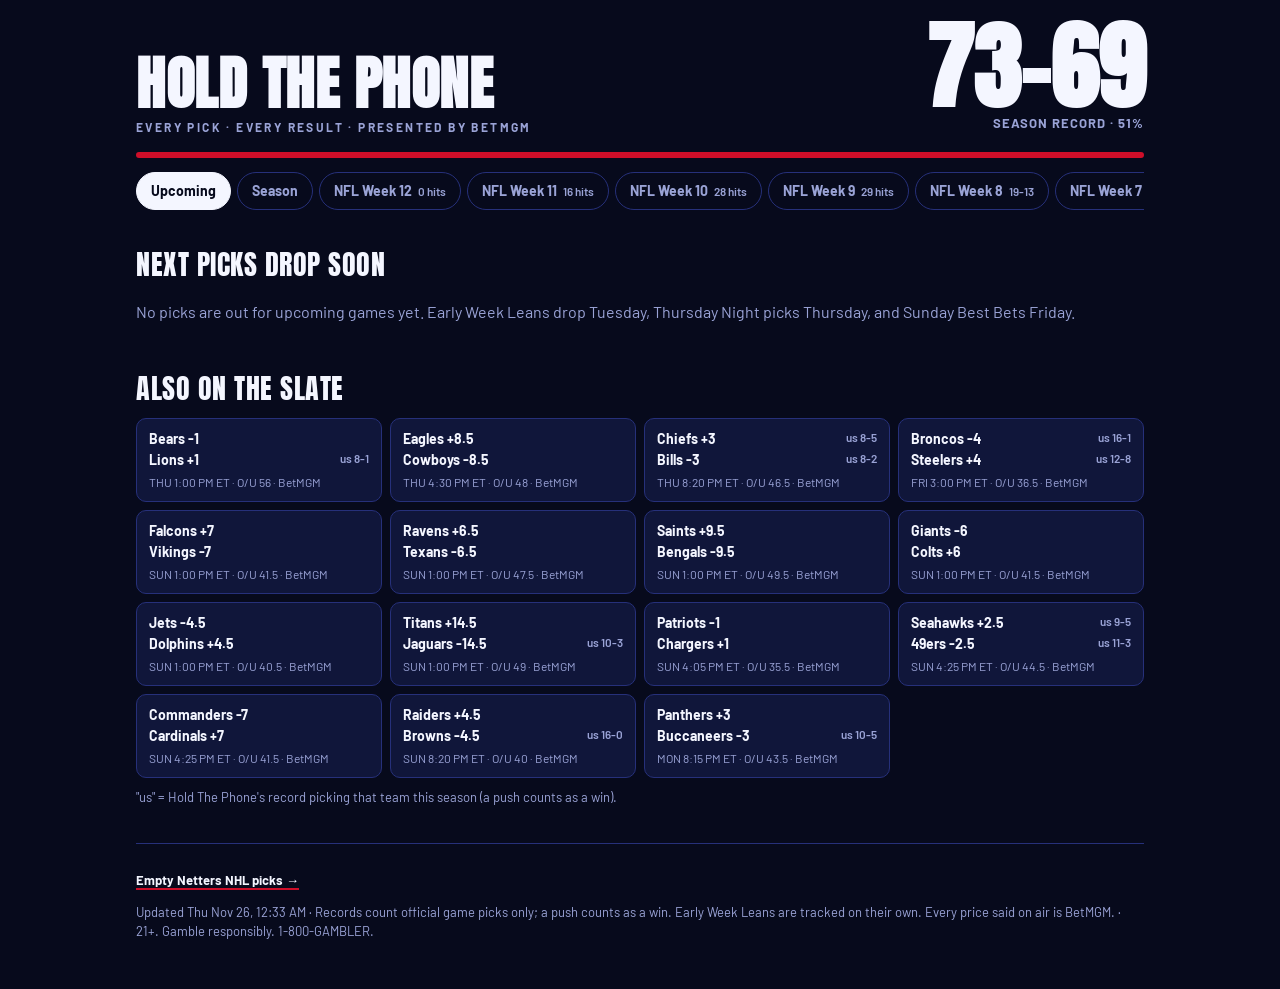
<file: index.html>
<!doctype html>
<html lang="en">
<head>
<meta charset="utf-8">
<meta name="viewport" content="width=device-width,initial-scale=1,viewport-fit=cover">
<title>Hold The Phone Picks</title>
<meta name="description" content="Hold The Phone Every pick · every result · presented by BetMGM: every pick, every result, week by week.">
<link rel="preconnect" href="https://fonts.googleapis.com"><link rel="preconnect" href="https://fonts.gstatic.com" crossorigin>
<link rel="stylesheet" href="https://fonts.googleapis.com/css2?family=Anton&family=Barlow:wght@400;600;700;800&display=swap">
<style>
  /* Layout: brand bar, big season record, Season + week tabs, then the chosen view. One dark broadcast look per show. */
  :root { --bg:#070a1c;--panel:#10163a;--panel2:#151d4a;--line:#26307a;--fg:#f4f6ff;--muted:#9aa3d6;--accent:#ce0e29;--ok:#18c964;--bad:#ff4d5e; --display: "Anton", "Impact", "Arial Narrow", sans-serif; --body: "Barlow", "Helvetica Neue", Arial, sans-serif; color-scheme: dark; }
  * { box-sizing: border-box; }
  body { margin: 0; background: var(--bg); color: var(--fg); font: 16px/1.45 var(--body); }
  .wrap { max-width: 1040px; margin: 0 auto; padding: 24px max(16px, env(safe-area-inset-left)) 48px max(16px, env(safe-area-inset-right)); }
  header { display: flex; flex-wrap: wrap; align-items: end; justify-content: space-between; gap: 12px 24px; }
  .brand { font-family: var(--display); font-size: clamp(34px, 6vw, 58px); line-height: .95; text-transform: uppercase; margin: 0; letter-spacing: .5px; }
  .brand small { display: block; font: 700 12px var(--body); letter-spacing: 2.4px; color: var(--muted); margin-top: 8px; }
  .rec { text-align: right; }
  .rec b { display: block; font-family: var(--display); font-size: clamp(54px, 10vw, 96px); line-height: .9; color: var(--fg); font-variant-numeric: tabular-nums; }
  .rec span { color: var(--muted); font-weight: 700; font-size: 13px; letter-spacing: 1px; text-transform: uppercase; }
  .bar { height: 6px; background: var(--accent); border-radius: 3px; margin: 18px 0 14px; }
  .tabs { display: flex; gap: 6px; overflow-x: auto; padding-bottom: 6px; scrollbar-width: thin; }
  .tabs a { flex: none; text-decoration: none; color: var(--muted); font-weight: 700; font-size: 14px; padding: 8px 14px; border: 1px solid var(--line); border-radius: 99px; white-space: nowrap; }
  .tabs a small { color: var(--muted); font-weight: 600; margin-left: 6px; }
  .tabs a[aria-current="page"] { background: var(--fg); color: var(--bg); border-color: var(--fg); }
  .tabs a[aria-current="page"] small { color: var(--bg); opacity: .7; }
  .tabs a:focus-visible { outline: 2px solid var(--accent); outline-offset: 2px; }
  h2 { font-family: var(--display); font-weight: 400; text-transform: uppercase; font-size: 28px; letter-spacing: .5px; margin: 28px 0 10px; }
  .facts { display: grid; gap: 8px; }
  .lt { display: flex; border-radius: 6px; overflow: hidden; }
  .lt span { background: var(--accent); color: #fff; font: 400 14px var(--display); letter-spacing: 1px; text-transform: uppercase; padding: 8px 12px; min-width: 150px; display: flex; align-items: center; }
  .lt p { margin: 0; flex: 1; background: #eef1fb; color: #0b1240; font: 400 clamp(16px, 2.2vw, 22px) var(--display); text-transform: uppercase; padding: 8px 14px; line-height: 1.2; }
  @media (max-width: 560px) { .lt { flex-direction: column; } .lt span { min-width: 0; padding: 4px 10px; } }
  .grid { display: grid; grid-template-columns: repeat(auto-fit, minmax(min(100%, 200px), 1fr)); gap: 10px; }
  .card { background: var(--panel); border: 1px solid var(--line); border-radius: 12px; padding: 14px 16px; min-width: 0; }
  .card .k { color: var(--muted); font-weight: 700; font-size: 12px; letter-spacing: 1.2px; text-transform: uppercase; }
  .card b { display: block; font-family: var(--display); font-weight: 400; font-size: 40px; line-height: 1.05; font-variant-numeric: tabular-nums; margin-top: 4px; }
  .card small { color: var(--muted); font-size: 13px; }
  .card.win b { color: var(--ok); }
  .weeks { display: grid; gap: 6px; }
  .wk { display: grid; grid-template-columns: minmax(110px, 160px) 1fr auto; gap: 12px; align-items: center; text-decoration: none; color: inherit; background: var(--panel); border: 1px solid var(--line); border-radius: 10px; padding: 10px 14px; }
  .wk:hover { border-color: var(--muted); }
  .wk strong { font-weight: 800; } .wk em { font-style: normal; color: var(--muted); font-size: 13px; display: block; }
  .wk .hitsline { color: var(--ok); font-weight: 800; }
  .wk b { font-family: var(--display); font-weight: 400; font-size: 26px; font-variant-numeric: tabular-nums; }
  .tw { overflow-x: auto; background: var(--panel); border: 1px solid var(--line); border-radius: 12px; }
  table { width: 100%; border-collapse: collapse; font-size: 15px; font-variant-numeric: tabular-nums; }
  th, td { text-align: left; padding: 9px 12px; border-bottom: 1px solid var(--line); vertical-align: top; }
  th { color: var(--muted); font-size: 12px; letter-spacing: 1px; text-transform: uppercase; font-weight: 700; }
  tr:last-child td { border-bottom: 0; }
  td.f { color: var(--muted); font-size: 13px; }
  .pill { display: inline-block; font-weight: 800; font-size: 12px; border-radius: 99px; padding: 1px 9px; border: 1px solid currentColor; }
  .Win { color: var(--ok); } .Loss { color: var(--bad); } .Pending { color: var(--muted); }
  .cash { display: grid; gap: 6px; }
  .cash div { background: var(--panel); border: 1px solid var(--line); border-left: 4px solid var(--ok); border-radius: 10px; padding: 10px 14px; }
  .cash div small { color: var(--muted); display: block; }
  .note, footer { color: var(--muted); font-size: 13px; margin-top: 10px; }
  footer { margin-top: 36px; border-top: 1px solid var(--line); padding-top: 14px; }
  .empty { color: var(--muted); }
  .other a { color: var(--fg); font-weight: 700; text-decoration: none; border-bottom: 2px solid var(--accent); }
  .up { display: grid; gap: 14px; }
  .game { background: var(--panel); border: 1px solid var(--line); border-radius: 14px; padding: 16px; }
  .game-h { display: flex; flex-wrap: wrap; justify-content: space-between; align-items: baseline; gap: 6px 16px; margin-bottom: 10px; }
  .game-h strong { font-family: var(--display); font-weight: 400; font-size: 30px; text-transform: uppercase; letter-spacing: .5px; }
  .game-h span { color: var(--muted); font-weight: 700; font-size: 13px; letter-spacing: .6px; }
  .line { display: flex; flex-wrap: wrap; gap: 6px; margin-bottom: 12px; }
  .line span { background: var(--panel2); border-radius: 6px; padding: 3px 9px; font-weight: 700; font-size: 13px; font-variant-numeric: tabular-nums; }
  .line span small { color: var(--muted); font-weight: 600; margin-right: 4px; }
  .pk { display: grid; grid-template-columns: minmax(0, 1fr) auto; gap: 2px 12px; padding: 9px 0; border-top: 1px solid var(--line); }
  .pk b { font-size: 17px; } .pk em { font-style: normal; color: var(--muted); font-size: 13px; grid-column: 1; }
  .pk .pay { grid-row: 1 / span 2; grid-column: 2; align-self: center; font-family: var(--display); font-size: 22px; color: var(--ok); }
  .pk.main b { font-size: 20px; } .pk.main { border-top: 0; }
  .pk.lean b { font-size: 15px; color: var(--muted); }
  .game .facts { margin-top: 12px; }
  .slate { display: grid; grid-template-columns: repeat(auto-fill, minmax(min(100%, 230px), 1fr)); gap: 8px; }
  .sg { background: var(--panel); border: 1px solid var(--line); border-radius: 10px; padding: 10px 12px; font-size: 14px; }
  .sg div { display: flex; justify-content: space-between; gap: 8px; font-weight: 700; } .sg div small { color: var(--muted); font-weight: 600; }
  .sg p { margin: 4px 0 0; color: var(--muted); font-size: 12px; }
</style>
</head>
<body>
<div class="wrap">
  <header>
    <h1 class="brand">Hold The Phone<small>Every pick · every result · presented by BetMGM</small></h1>
    <div class="rec"><b id="rec">—</b><span id="recsub">Season record</span></div>
  </header>
  <div class="bar"></div>
  <nav class="tabs" id="tabs" aria-label="Season or week"></nav>
  <main id="view"><p class="empty">Loading picks…</p></main>
  <footer><p class="other"><a href="netters/">Empty Netters NHL picks →</a></p><span id="upd"></span> · Records count official game picks only; a push counts as a win. Early Week Leans are tracked on their own. Every price said on air is BetMGM. · 21+. Gamble responsibly. 1-800-GAMBLER.</footer>
</div>
<script>
const $ = (s) => document.querySelector(s), el = (t, c, x) => { const e = document.createElement(t); if (c) e.className = c; if (x != null) e.textContent = x; return e; };
const split = (r) => r.split('-').map(Number), pct = (r) => { const [w, l] = split(r); return w + l ? Math.round((100 * w) / (w + l)) : 0; };
let D = null;
fetch('data.json', { cache: 'no-store' }).then((r) => r.json()).then((d) => { D = d; $('#rec').textContent = d.record || ''; $('#recsub').textContent = d.record ? `Season record · ${pct(d.record)}%` : '';
  $('#upd').textContent = 'Updated ' + d.updated; route(); }).catch(() => { $('#view').innerHTML = '<p class="empty">Could not load the picks. Try again in a minute.</p>'; });
window.addEventListener('hashchange', route);
function tabs(cur) {
  const nav = $('#tabs'); nav.replaceChildren();
  const add = (href, label, sub) => { const a = el('a', null, label); a.href = href; if (sub) a.append(el('small', null, sub)); if (href === '#' + cur) a.setAttribute('aria-current', 'page'); nav.append(a); };
  if (D.upcoming) add('#upcoming', 'Upcoming', (D.upcoming.games || []).length ? (D.upcoming.games.reduce((n, g) => n + g.picks.filter((p) => !p.lean).length, 0) + ' picks') : '');
  add('#season', 'Season'); [...D.weeks].reverse().forEach((w) => add('#week-' + w.week, w.label, w.record || `${w.hits} hits`));
}
function route() {
  if (!D) return; let h = location.hash.slice(1); const w = D.weeks.find((x) => 'week-' + x.week === h);
  if (!w && h !== 'season') h = D.upcoming ? 'upcoming' : 'season';   // the site opens on what's coming up
  tabs(w ? h : h); const v = $('#view'); v.replaceChildren(); (w ? week(w) : h === 'upcoming' ? upcoming() : season()).forEach((n) => v.append(n)); window.scrollTo({ top: 0 });
}
function factsBlock(F) { const f = el('div', 'facts'); F.forEach((x) => { const d = el('div', 'lt'); d.append(el('span', null, x.tag), el('p', null, x.text)); f.append(d); }); return f; }
function upcoming() {
  const U = D.upcoming || {}, out = [];
  U.games = (U.games || []).filter((g) => g.picks.some((p) => !p.lean));
  out.push(el('h2', null, U.games.length ? 'On the board' : 'Next picks drop soon'));
  if (!(U.games || []).length) out.push(el('p', 'empty', "No picks are out for upcoming games yet. Early Week Leans drop Tuesday, Thursday Night picks Thursday, and Sunday Best Bets Friday."));
  const up = el('div', 'up');
  (U.games || []).forEach((g) => {
    const c = el('div', 'game'), h = el('div', 'game-h'); h.append(el('strong', null, `${g.away} @ ${g.home}`), el('span', null, g.kickoff)); c.append(h);
    const ln = el('div', 'line'), chip = (k, v) => { const s = el('span'); s.append(el('small', null, k), document.createTextNode(v)); ln.append(s); };
    if (g.spread) { chip(g.away_abbr, g.spread[0]); chip(g.home_abbr, g.spread[1]); } if (g.total) chip('O/U', g.total);
    const winning = (v) => { const [w, l] = split(v); return w > l; };   // public page: only the records that are winning
    Object.entries(g.us || {}).filter(([, v]) => winning(v)).forEach(([k, v]) => chip('Us on the ' + k, v)); chip('Odds', 'BetMGM'); c.append(ln);
    g.picks.filter((p) => !p.lean).forEach((p, i) => { const r = el('div', 'pk' + (p.lean ? ' lean' : i === 0 && p.bet === 'Game Pick' ? ' main' : ''));
      r.append(el('b', null, p.legs.join(' + ')), el('em', null, `${p.bet} · ${p.show}`)); if (p.payout) r.append(el('span', 'pay', p.payout.split(' ')[0])); c.append(r); });
    if ((g.facts || []).length) c.append(factsBlock(g.facts));
    up.append(c); });
  out.push(up);
  if ((U.slate || []).length) { out.push(el('h2', null, 'Also on the slate')); const sl = el('div', 'slate');
    U.slate.forEach((g) => { const c = el('div', 'sg'), a = el('div'), b = el('div'); a.append(document.createTextNode(`${g.away} ${g.spread ? g.spread[0] : ''}`), el('small', null, g.us && g.us[g.away] && split(g.us[g.away])[0] > split(g.us[g.away])[1] ? 'us ' + g.us[g.away] : ''));
      b.append(document.createTextNode(`${g.home} ${g.spread ? g.spread[1] : ''}`), el('small', null, g.us && g.us[g.home] && split(g.us[g.home])[0] > split(g.us[g.home])[1] ? 'us ' + g.us[g.home] : '')); c.append(a, b, el('p', null, `${g.kickoff}${g.total ? ' · O/U ' + g.total : ''} · BetMGM`)); sl.append(c); });
    out.push(sl, el('p', 'note', '"us" = Hold The Phone\'s record picking that team this season (a push counts as a win).')); }
  return out;
}
function season() {
  const out = [];
  if ((D.facts || []).length) out.push(el('h2', null, 'Hot streaks'), factsBlock(D.facts));
  out.push(el('h2', null, D.group_title || 'By show'));
  const g = el('div', 'grid'); D.groups.forEach((x) => { const [w, l] = split(x.record); const c = el('div', 'card' + (w > l ? ' win' : '')); c.append(el('div', 'k', x.name), el('b', null, x.record), el('small', null, x.sub)); g.append(c); }); out.push(g);
  if ((D.biggest || []).length) { out.push(el('h2', null, 'Biggest cashes')); const c = el('div', 'cash'); D.biggest.forEach((b) => { const d = el('div'); d.append(el('strong', null, `${b.label} ${b.price}`), el('small', null, b.show)); c.append(d); }); out.push(c); }
  out.push(el('h2', null, 'Week by week'));
  const ws = el('div', 'weeks'); [...D.weeks].reverse().forEach((w) => { const a = el('a', 'wk'); a.href = '#week-' + w.week;
    const t = el('div'); t.append(el('strong', null, w.label), el('em', null, w.range));
    const m = el('div', 'hitsline', [`${w.hits} hits`, w.ncash ? `${w.ncash} cashes` : ''].filter(Boolean).join('  ·  '));
    a.append(t, m, el('b', null, w.record || '')); ws.append(a); }); out.push(ws);
  return out;
}
function week(w) {
  const out = [el('h2', null, `${w.label} · ${w.range}`)];
  const g = el('div', 'grid'), byShow = {};
  w.picks.forEach((p) => { (byShow[p.show] = byShow[p.show] || []).push(p); });
  if (w.record) { const c = el('div', 'card win'); c.append(el('div', 'k', 'Week record'), el('b', null, w.record), el('small', null, 'game picks')); g.append(c); }
  Object.entries(byShow).forEach(([s, P]) => { const H = P.filter((p) => p.result === 'Win').length; if (!H) return;
    const c = el('div', 'card win'); c.append(el('div', 'k', s), el('b', null, String(H)), el('small', null, H === 1 ? 'hit' : 'hits')); g.append(c); });
  if (w.ncash) { const c = el('div', 'card win'); c.append(el('div', 'k', 'Cashed'), el('b', null, String(w.ncash)), el('small', null, 'more tickets')); g.append(c); }
  const tbl = (P) => { const tw = el('div', 'tw'), t = el('table'), hr = el('tr'); ['Day', 'Show', 'Pick', 'Result', ''].forEach((h) => hr.append(el('th', null, h))); t.append(hr);
    P.forEach((p) => { const tr = el('tr'); tr.append(el('td', null, new Date(p.day + 'T12:00:00Z').toLocaleDateString('en-US', { weekday: 'short', month: 'short', day: 'numeric', timeZone: 'UTC' })),
      el('td', null, p.show), el('td', null, p.pick + (p.game ? '  ·  ' + p.game : ''))); const td = el('td'); td.append(el('span', 'pill ' + p.result, p.result)); tr.append(td, el('td', 'f', p.final || '')); t.append(tr); });
    tw.append(t); return tw; };
  const main = w.picks.filter((p) => p.type !== 'EWL'), leans = w.picks.filter((p) => p.type === 'EWL');   // leans have their own record: their own table, after the show's picks
  out.push(g, el('h2', null, 'Every hit'), tbl(main));
  if (leans.length) out.push(el('h2', null, 'Early Week Leans that hit'), tbl(leans));
  if ((w.cashes || []).length) { out.push(el('h2', null, 'What else cashed')); const c = el('div', 'cash');
    w.cashes.forEach((x) => { const d = el('div'); d.append(el('strong', null, `${x.bet}${x.payout ? ' · ' + x.payout : ''}`), el('small', null, `${x.legs} · ${x.show}`)); c.append(d); }); out.push(c); }
  return out;
}
</script>
</body>
</html>
</file>
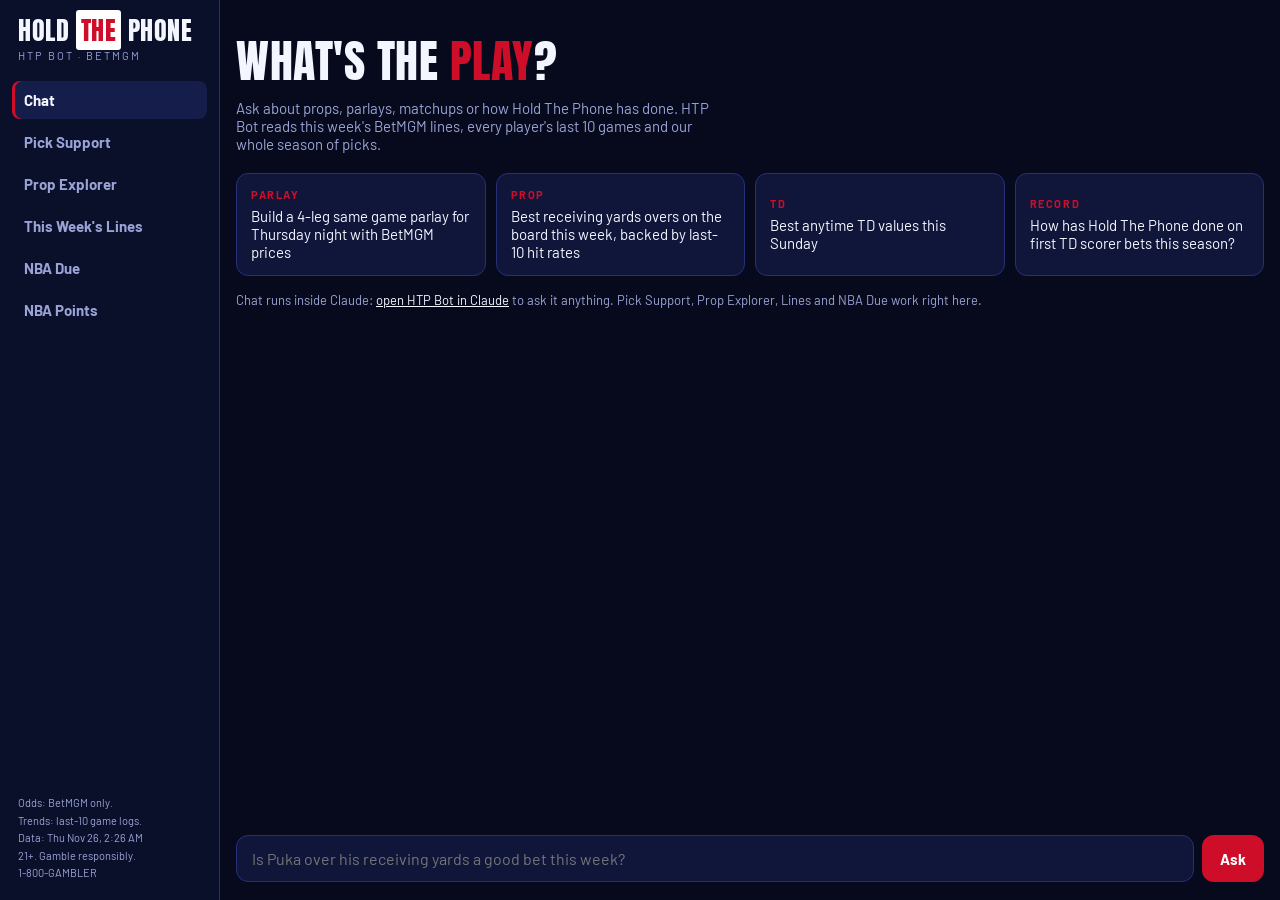
<file: bot/index.html>
<!doctype html>
<html lang="en"><head><meta charset="utf-8"><meta name="viewport" content="width=device-width,initial-scale=1,viewport-fit=cover">
<style>body{margin:0}[hidden]:not([hidden=until-found i]){display:none!important}img{max-width:100%}</style>
<title>HTP Bot</title>
<meta name="claude:viewport-fit-sides" content="cover">
<style>
  /* Layout: left rail (Chat / Prop Explorer / Lines) beside one working pane; stacks to a top tab bar on phones.
     A single dark broadcast look on purpose: Hold The Phone navy + red, like the show's on-air graphics. */
  :root {
    --bg: #070a1c; --rail: #0a0f2a; --panel: #10163a; --panel-2: #151d4a; --line: #26307a;
    --fg: #f4f6ff; --muted: #9aa3d6; --red: #ce0e29; --navy: #1c2c7c; --ok: #18c964; --bad: #ff4d5e; --gold: #f2b705;
    --display: "Anton", "Impact", "Arial Narrow", sans-serif; --body: "Barlow", "Helvetica Neue", Arial, sans-serif;
    color-scheme: dark;
  }
  html, body { height: 100%; }
  body { background: var(--bg); color: var(--fg); font-family: var(--body); font-size: 15px; }
  .app { display: grid; grid-template-columns: 220px minmax(0, 1fr); height: 100%; }
  nav { background: var(--rail); border-right: 1px solid var(--line); padding: 18px 12px; display: flex; flex-direction: column; gap: 4px; }
  .brand { font-family: var(--display); font-size: 26px; line-height: .95; text-transform: uppercase; margin: 0 6px 16px; letter-spacing: .5px; }
  .brand b { background: #fff; color: var(--red); padding: 0 5px; border-radius: 3px; font-weight: 400; }
  .brand small { display: block; font-family: var(--body); font-size: 11px; letter-spacing: 2px; color: var(--muted); margin-top: 8px; }
  nav button { font: 700 15px var(--body); text-align: left; background: none; border: 0; color: var(--muted); padding: 10px 12px; border-radius: 8px; cursor: pointer; white-space: nowrap; }
  nav button[aria-pressed="true"] { background: var(--panel-2); color: var(--fg); box-shadow: inset 3px 0 0 var(--red); }
  nav button:focus-visible, button:focus-visible, input:focus-visible { outline: 2px solid var(--gold); outline-offset: 2px; }
  .foot { margin-top: auto; font-size: 11px; color: var(--muted); line-height: 1.6; padding: 0 6px; }
  main { overflow: auto; min-width: 0; }
  .pane { padding-block: 26px; padding-left: max(16px, env(safe-area-inset-left, 0px)); padding-right: max(16px, env(safe-area-inset-right, 0px)); max-width: 1080px; margin: 0 auto; }
  h1 { font-family: var(--display); font-weight: 400; font-size: clamp(30px, 4.4vw, 46px); letter-spacing: .5px; margin: 0 0 4px; text-transform: uppercase; text-wrap: balance; }
  h1 em { color: var(--red); font-style: normal; }
  .sub { color: var(--muted); margin: 0 0 20px; max-width: 62ch; }
  .stamp { display: inline-block; font-size: 12px; color: var(--muted); border: 1px solid var(--line); border-radius: 99px; padding: 3px 10px; margin-bottom: 16px; }
  @media (max-width: 760px) {
    .app { grid-template-columns: minmax(0, 1fr); grid-template-rows: auto minmax(0, 1fr); }
    nav { flex-direction: row; overflow-x: auto; border-right: 0; border-bottom: 1px solid var(--line); padding: 10px max(16px, env(safe-area-inset-left, 0px)); }
    .brand, .foot { display: none; }
  }
  /* chat */
  #chat { display: flex; flex-direction: column; min-height: 100%; }
  .msgs { flex: 1; display: flex; flex-direction: column; gap: 12px; }
  .m { max-width: min(760px, 94%); padding: 12px 16px; border-radius: 14px; line-height: 1.5; overflow-wrap: anywhere; }
  .m.u { align-self: flex-end; background: var(--navy); }
  .m.a { align-self: flex-start; background: var(--panel); border: 1px solid var(--line); }
  .m.a p { margin: .35em 0; } .m.a ul { margin: .3em 0; padding-left: 20px; } .m.a strong { color: #fff; }
  .m .tools { font-size: 11px; color: var(--muted); margin-top: 8px; display: flex; flex-wrap: wrap; gap: 4px; }
  .m .tools span { background: #1d2560; border-radius: 4px; padding: 1px 6px; }
  .sugg { display: grid; grid-template-columns: repeat(auto-fit, minmax(220px, 1fr)); gap: 10px; margin-bottom: 16px; }
  .sugg button { font: 15px var(--body); text-align: left; background: var(--panel); border: 1px solid var(--line); color: var(--fg); border-radius: 12px; padding: 14px; cursor: pointer; }
  .sugg button b { display: block; font-size: 11px; letter-spacing: 1.6px; color: var(--red); margin-bottom: 6px; }
  .sugg button:hover { border-color: #4a5bd6; }
  form.ask { position: sticky; bottom: 0; display: flex; gap: 8px; padding-block: 14px 18px; background: var(--bg); }
  form.ask input { flex: 1; min-width: 0; font: 16px var(--body); padding: 13px 15px; border-radius: 12px; border: 1px solid var(--line); background: var(--panel); color: var(--fg); }
  .btn { font: 700 15px var(--body); background: var(--red); color: #fff; border: 0; border-radius: 12px; padding: 0 18px; cursor: pointer; }
  .btn.ghost { background: var(--panel-2); color: var(--fg); }
  .notice { color: var(--muted); font-size: 13px; }
  /* explorer */
  .search { display: flex; gap: 8px; margin-bottom: 18px; position: relative; }
  .search input { flex: 1; min-width: 0; font: 16px var(--body); padding: 12px 14px; border-radius: 10px; border: 1px solid var(--line); background: var(--panel); color: var(--fg); }
  .ph { display: flex; align-items: center; gap: 14px; margin-bottom: 14px; }
  .ph h2 { margin: 0; font-family: var(--display); font-weight: 400; font-size: 32px; letter-spacing: .5px; text-transform: uppercase; }
  .ph span { color: var(--muted); font-weight: 700; }
  .chips { display: flex; flex-wrap: wrap; gap: 8px; margin-bottom: 16px; }
  .chips button { font: 700 13px var(--body); background: var(--panel); border: 1px solid var(--line); color: var(--fg); border-radius: 99px; padding: 7px 12px; cursor: pointer; }
  .chips button[aria-pressed="true"] { background: var(--fg); color: var(--bg); }
  .chips button small { color: var(--muted); margin-left: 6px; } .chips button[aria-pressed="true"] small { color: #4a5070; }
  .card { background: var(--panel); border: 1px solid var(--line); border-radius: 14px; padding: 16px; margin-bottom: 14px; min-width: 0; }
  .lab { color: var(--muted); font-weight: 700; font-size: 12px; letter-spacing: 1.2px; text-transform: uppercase; }
  .hr { display: flex; align-items: baseline; gap: 16px; flex-wrap: wrap; margin: 4px 0 8px; }
  .hr .big { font-family: var(--display); font-size: 54px; line-height: 1; }
  .good { color: var(--ok); } .meh { color: var(--gold); } .bad { color: var(--bad); }
  svg text { fill: #cfd4f5; font-size: 11px; font-family: var(--body); }
  .tablewrap { overflow-x: auto; }
  table.gl { width: 100%; border-collapse: collapse; font-size: 13px; font-variant-numeric: tabular-nums; }
  table.gl th, table.gl td { padding: 6px 8px; border-bottom: 1px solid var(--line); text-align: right; white-space: nowrap; }
  table.gl th:first-child, table.gl td:first-child { text-align: left; } table.gl th { color: var(--muted); font-weight: 600; }
  .list { position: absolute; top: 100%; left: 0; right: 90px; z-index: 5; background: var(--panel-2); border: 1px solid var(--line); border-radius: 10px; margin-top: 4px; max-height: 280px; overflow: auto; }
  .list button { display: block; width: 100%; text-align: left; font: 14px var(--body); color: var(--fg); background: none; border: 0; padding: 9px 12px; cursor: pointer; }
  .list button:hover, .list button:focus-visible { background: var(--navy); }
  .list button small { color: var(--muted); margin-left: 8px; }
  /* pick support */
  .sgames { display: grid; grid-template-columns: repeat(auto-fill, minmax(min(100%, 230px), 1fr)); gap: 8px; margin-bottom: 18px; }
  .sgames button { font: 700 14px var(--body); background: var(--panel); border: 1px solid var(--line); color: var(--fg); border-radius: 10px; padding: 10px 12px; cursor: pointer; text-align: left; }
  .sgames button small { display: block; color: var(--muted); font-weight: 600; font-size: 12px; margin-top: 2px; }
  .sgames button[aria-pressed="true"] { border-color: var(--red); box-shadow: inset 0 0 0 1px var(--red); }
  .sides { display: grid; grid-template-columns: repeat(4, minmax(0, 1fr)); gap: 8px; margin-bottom: 16px; }
  @media (max-width: 600px) { .sides { grid-template-columns: repeat(2, minmax(0, 1fr)); } }
  .sides button { font: 400 22px var(--display); letter-spacing: .5px; text-transform: uppercase; background: var(--panel-2); border: 2px solid var(--line); color: var(--fg); border-radius: 12px; padding: 12px 8px; cursor: pointer; }
  .sides button small { display: block; font: 700 12px var(--body); color: var(--muted); letter-spacing: 0; text-transform: none; margin-top: 2px; }
  .sides button[aria-pressed="true"] { background: var(--ok); border-color: var(--ok); color: #04220f; } .sides button[aria-pressed="true"] small { color: #0c3a22; }
  .facts { display: flex; flex-direction: column; gap: 8px; margin-bottom: 14px; }
  .lt { display: flex; align-items: stretch; border-radius: 6px; overflow: hidden; box-shadow: 0 4px 14px rgba(0,0,0,.45); }
  .lt-tag { background: var(--red); color: #fff; font: 400 15px var(--display); letter-spacing: 1px; padding: 0 12px; display: flex; align-items: center; justify-content: center; min-width: 140px; text-align: center; text-transform: uppercase; }
  .lt-txt { flex: 1; min-width: 0; background: linear-gradient(90deg, #f4f6ff, #dfe4ff); color: #0b1240; font: 400 clamp(17px, 2.2vw, 24px) var(--display); letter-spacing: .4px; padding: 10px 14px; text-transform: uppercase; line-height: 1.15; }
  @media (max-width: 600px) { .lt { flex-direction: column; } .lt-tag { min-width: 0; padding: 4px 10px; justify-content: flex-start; } }
  .copyrow { display: flex; gap: 8px; align-items: center; } .copyrow .btn { padding: 10px 16px; }
  /* nba due */
  .due { display: grid; grid-template-columns: repeat(auto-fill, minmax(min(100%, 320px), 1fr)); gap: 12px; margin-bottom: 24px; }
  .dc { background: var(--panel); border: 1px solid var(--line); border-radius: 14px; padding: 14px; display: grid; grid-template-columns: 58px minmax(0, 1fr) auto; gap: 4px 12px; align-items: center; cursor: pointer; text-align: left; font: inherit; color: inherit; }
  .dc:hover { border-color: #4a5bd6; } .dc img { width: 58px; height: 44px; object-fit: cover; object-position: top; border-radius: 8px; background: var(--panel-2); }
  .dc .rk { font-size: 11px; font-weight: 800; color: var(--gold); letter-spacing: 1px; } .dc .nm { font-weight: 800; font-size: 17px; } .dc .nm small { color: var(--muted); font-weight: 700; font-size: 12px; margin-left: 6px; }
  .dc .pr { text-align: right; } .dc .pr b { display: block; font: 400 20px var(--display); letter-spacing: .5px; } .dc .pr span { font-size: 12px; color: var(--muted); font-weight: 700; }
  .dc .why { grid-column: 1 / -1; font-size: 13px; color: #dfe4ff; line-height: 1.45; margin-top: 6px; } .dc .why b { color: var(--ok); } .dc .why i { color: var(--bad); font-style: normal; font-weight: 700; }
  .dc .inj { color: var(--gold); font-weight: 800; font-size: 11px; }
  .l5 { grid-column: 1 / -1; display: flex; gap: 6px; margin-top: 8px; flex-wrap: wrap; }
  .l5 span { font-size: 12px; font-weight: 800; padding: 4px 8px; border-radius: 6px; background: #3a1220; color: #ffb3bd; font-variant-numeric: tabular-nums; }
  .l5 span.hit { background: #0c3a22; color: #9ff0c2; } .l5 span small { font-weight: 700; opacity: .75; margin-left: 4px; }
  .duelab { display: inline-block; font-size: 11px; font-weight: 800; letter-spacing: 1px; padding: 3px 8px; border-radius: 6px; background: var(--ok); color: #04220f; margin-left: 8px; }
  table.miss td.v { color: var(--bad); font-weight: 800; } table.miss td.v.hit { color: var(--ok); }
  .notice a { color: var(--fg); }
  /* lines */
  .games { display: grid; grid-template-columns: repeat(auto-fill, minmax(min(100%, 320px), 1fr)); gap: 12px; }
  .g { background: var(--panel); border: 1px solid var(--line); border-radius: 14px; padding: 12px 14px; display: grid; grid-template-columns: minmax(0, 1fr) 62px 74px 62px; gap: 6px 8px; align-items: center; text-align: left; font: inherit; color: inherit; cursor: pointer; }
  .g:hover { border-color: #4a5bd6; }
  .g .t { display: flex; align-items: center; gap: 8px; font-weight: 800; font-size: 16px; min-width: 0; }
  .g .t span { overflow: hidden; text-overflow: ellipsis; white-space: nowrap; }
  .g .ab { font-family: var(--display); font-size: 15px; width: 34px; text-align: center; color: var(--muted); letter-spacing: .5px; }
  .g .v { background: #1d2560; border-radius: 6px; text-align: center; padding: 5px 0; font-weight: 800; font-variant-numeric: tabular-nums; font-size: 14px; }
  .g .h { font-size: 10px; color: var(--muted); text-align: center; letter-spacing: 1px; }
  .g .ko { grid-column: 1 / -1; font-size: 11px; color: var(--muted); font-weight: 700; letter-spacing: .5px; }
  .empty { color: var(--muted); padding: 18px 0; }
  @media (prefers-reduced-motion: no-preference) { .m { animation: rise .25s ease-out both; } @keyframes rise { from { opacity: .4; transform: translateY(4px); } } }
</style>
<link rel="stylesheet" href="https://fonts.googleapis.com/css2?family=Anton&family=Barlow:wght@400;600;700;800&display=swap">

<div class="app">
  <nav aria-label="Sections">
    <div class="brand">Hold <b>The</b> Phone<small>HTP BOT · BETMGM</small></div>
    <button data-p="chat" aria-pressed="true">Chat</button>
    <button data-p="support" aria-pressed="false">Pick Support</button>
    <button data-p="explore" aria-pressed="false">Prop Explorer</button>
    <button data-p="games" aria-pressed="false">This Week's Lines</button>
    <button data-p="nba" aria-pressed="false">NBA Due</button>
    <button data-p="pts" aria-pressed="false">NBA Points</button>
    <div class="foot">Odds: BetMGM only.<br>Trends: last-10 game logs.<br><span id="upd"></span><br>21+. Gamble responsibly.<br>1-800-GAMBLER</div>
  </nav>
  <main>
    <section id="chat" class="pane">
      <div class="msgs" id="msgs">
        <div id="hello">
          <h1>What's the <em>play</em>?</h1>
          <p class="sub">Ask about props, parlays, matchups or how Hold The Phone has done. HTP Bot reads this week's BetMGM lines, every player's last 10 games and our whole season of picks.</p>
          <div class="sugg" id="sugg"></div>
          <p class="notice" id="cnote">The chat runs on your own Claude account. Claude will ask once before it answers.</p>
        </div>
      </div>
      <form class="ask" id="ask"><input id="q" placeholder="Is Puka over his receiving yards a good bet this week?" autocomplete="off" aria-label="Ask HTP Bot"><button class="btn" id="send">Ask</button><button class="btn ghost" id="stop" type="button" hidden>Stop</button></form>
    </section>
    <section id="support" class="pane" hidden>
      <h1>Pick <em>Support</em></h1>
      <p class="sub">Pick a game, tap your side, and get up to 20 facts behind it, ready to read on air: Hold The Phone's own record on picks like it, team trends, the matchup and player trends. Every fact is computed from this season's results, last-10 game logs, BetMGM's lines and our picks.</p>
      <div class="sgames" id="sgames"></div>
      <div id="sout"></div>
    </section>
    <section id="explore" class="pane" hidden>
      <h1>Prop <em>Explorer</em></h1>
      <p class="sub">Every BetMGM prop for a player, against his last 10 games.</p>
      <div class="search"><input id="xp" placeholder="Player, e.g. Trey McBride" autocomplete="off" aria-label="Player name"><button class="btn" id="xgo">Look up</button><div class="list" id="xlist" hidden></div></div>
      <div id="xout"></div>
    </section>
    <section id="games" class="pane" hidden>
      <h1>This week's <em>lines</em></h1>
      <p class="sub">BetMGM spread, total and moneyline for every upcoming game. Tap a game to have HTP Bot break it down.</p>
      <div class="games" id="glist"><div class="empty">Loading BetMGM lines…</div></div>
    </section>
    <section id="nba" class="pane" hidden>
      <h1>NBA <em>Due</em></h1>
      <p class="sub">We don't chase hot players. These are the ones who normally clear tonight's BetMGM line, are cold on it lately, and are still playing their minutes.</p>
      <div class="search"><input id="np" placeholder="Search any player with a BetMGM prop, e.g. Cade Cunningham" autocomplete="off" aria-label="NBA player"><button class="btn" id="ngo">Look up</button><div class="list" id="nlist" hidden></div></div>
      <div id="nout"></div>
      <h2 class="lab" style="margin:8px 0 12px">Top 15 most due</h2>
      <div class="due" id="ntop"><div class="empty">Loading the NBA board…</div></div>
      <p class="notice" id="nfoot"></p>
    </section>
    <section id="pts" class="pane" hidden>
      <h1>NBA <em>Points</em></h1>
      <p class="sub">Points only: the 15 players most due to go over their BetMGM points line tonight. Same test as NBA Due, so they normally clear it, are cold on it lately, and are still playing their minutes.</p>
      <div class="due" id="ptop"><div class="empty">Loading the NBA board…</div></div>
    </section>
  </main>
</div>

<script>
const $ = (s) => document.querySelector(s);
const el = (t, c, txt) => { const e = document.createElement(t); if (c) e.className = c; if (txt != null) e.textContent = txt; return e; };
const DATA = {};
const load = (n) => fetch('data/' + n + '.json').then((r) => r.json());
const ready = Promise.all(['games', 'props', 'logs', 'picks', 'meta', 'teams', 'support', 'nba'].map((n) => load(n).then((v) => { DATA[n] = v; }).catch(() => { DATA[n] = n === 'picks' ? [] : {}; })))
  .then(() => { $('#upd').textContent = DATA.meta.updated_label ? 'Data: ' + DATA.meta.updated_label : ''; });

document.querySelectorAll('nav button').forEach((b) => b.addEventListener('click', () => {
  document.querySelectorAll('nav button').forEach((x) => x.setAttribute('aria-pressed', String(x === b)));
  document.querySelectorAll('section.pane').forEach((s) => { s.hidden = s.id !== b.dataset.p; });
  if (b.dataset.p === 'games') drawGames();
  if (b.dataset.p === 'nba') drawNBA();
  if (b.dataset.p === 'pts') drawPts();
}));

// ---------- lookups (shared by the chat tools and the explorer) ----------
const norm = (s) => String(s || '').toLowerCase().normalize('NFD').replace(/[̀-ͯ]/g, '').replace(/[^a-z0-9 ]/g, '').replace(/\s+(jr|sr|ii|iii|iv)$/, '').trim();
function findPlayer(q) {
  const n = norm(q); if (!n) return null;
  const names = [...new Set([...Object.keys(DATA.props || {}), ...Object.keys(DATA.logs || {})])];
  return names.find((k) => norm(k) === n) || names.find((k) => norm(k).includes(n)) || names.find((k) => n.split(' ').every((w) => norm(k).includes(w))) || null;
}
const STAT = {
  receiving_yards: ['receivingYards'], receptions: ['receptions'], targets: ['receivingTargets'], rushing_yards: ['rushingYards'],
  rush_attempts: ['rushingAttempts'], passing_yards: ['passingYards'], passing_tds: ['passingTouchdowns'], completions: ['completions'],
  pass_attempts: ['passingAttempts'], interceptions: ['interceptions'], rush_rec_yards: ['rushingYards', 'receivingYards'],
  pass_rush_yards: ['passingYards', 'rushingYards'], anytime_td: ['rushingTouchdowns', 'receivingTouchdowns'], rec_tds: ['receivingTouchdowns'], rush_tds: ['rushingTouchdowns'],
};
function hitRate(player, stat, line, n = 10, over = true) {
  const p = findPlayer(player), L = p && DATA.logs[p];
  if (!L) throw new Error(`No game log for "${player}"`);
  const keys = STAT[stat]; if (!keys) throw new Error('stat must be one of ' + Object.keys(STAT).join(', '));
  const games = L.games.slice(0, n).map((g) => { let v = keys.reduce((s, k) => s + (g.s[k] || 0), 0); if (stat === 'anytime_td') v = v > 0 ? 1 : 0; return { date: g.d, opp: (g.at === '@' ? '@' : 'vs ') + g.opp, value: v }; });
  const hits = games.filter((g) => (over ? g.value > line : g.value < line)).length;
  const avg = games.length ? games.reduce((s, g) => s + g.value, 0) / games.length : 0;
  return { player: p, stat, line, side: over ? 'over' : 'under', hits, of: games.length, hit_rate_pct: games.length ? Math.round((100 * hits) / games.length) : null, average: Math.round(avg * 10) / 10, games };
}
function propsFor(player) {
  const p = findPlayer(player), P = p && DATA.props[p];
  if (!P) throw new Error(`BetMGM has no open props for "${player}" right now`);
  return { player: p, team: P.team || '', game: P.game, kickoff: P.kickoff, markets: P.markets.map((m) => ({ market: m.market, options: m.options.filter((o) => o.price) })) };
}
function picksSearch({ search = '', show_type = '', bet_type = '', who = '' } = {}) {
  const s = norm(search);
  const m = (DATA.picks || []).filter((r) => (!s || norm(`${r.pick} ${r.game} ${r.market} ${r.title}`).includes(s)) && (!show_type || String(r.type).toUpperCase() === String(show_type).toUpperCase())
    && (!bet_type || String(r.bet).toLowerCase().includes(String(bet_type).toLowerCase())) && (!who || String(r.who).toLowerCase() === String(who).toLowerCase()));
  const c = (x) => m.filter((r) => r.result === x).length;
  return { legs_matched: m.length, legs_record: `${c('Win')}-${c('Loss')}-${c('Push')}`, pending: c('Pending'),
           legs: m.slice(0, 40).map((r) => ({ date: r.date, show: r.type_label, bet: r.bet, pick: r.pick, game: r.game, market: r.market, line: r.line, odds: r.odds, result: r.result, who: r.who })) };
}

function teamAbbr(q) {
  const n = norm(q), T = DATA.teams || {};
  if (T[String(q).toUpperCase()]) return String(q).toUpperCase();
  for (const g of DATA.games || []) { if (norm(g.away).includes(n) || norm(g.away).split(' ').pop() === n) return g.away_abbr; if (norm(g.home).includes(n) || norm(g.home).split(' ').pop() === n) return g.home_abbr; }
  return null;
}
function teamTrends(team, spread = null, total = null) {
  const a = teamAbbr(team), G = a && (DATA.teams || {})[a];
  if (!G) throw new Error(`No results found for "${team}"`);
  if (!G.length) return { team: a, games: 0 };
  const rec = (H) => `${H.filter((g) => g.pf > g.pa).length}-${H.filter((g) => g.pf < g.pa).length}`, avg = (f) => Math.round((10 * G.reduce((s, g) => s + f(g), 0)) / G.length) / 10;
  const out = { team: a, games: G.length, record: rec(G), home: rec(G.filter((g) => g.home)), road: rec(G.filter((g) => !g.home)),
    points_for: avg((g) => g.pf), points_against: avg((g) => g.pa), avg_margin: avg((g) => g.pf - g.pa), avg_game_total: avg((g) => g.pf + g.pa),
    last5: G.slice(-5).map((g) => `${g.home ? 'vs' : '@'} ${g.opp} ${g.pf > g.pa ? 'W' : g.pf < g.pa ? 'L' : 'T'} ${g.pf}-${g.pa}`) };
  if (spread != null && !isNaN(spread)) { const c = G.map((g) => g.pf + spread - g.pa); out.vs_this_spread = { line: spread, would_have_covered: c.filter((x) => x > 0).length, pushed: c.filter((x) => x === 0).length, of: G.length }; }
  if (total != null && !isNaN(total)) { const t = G.map((g) => g.pf + g.pa); out.vs_this_total = { line: total, over: t.filter((x) => x > total).length, under: t.filter((x) => x < total).length, of: G.length }; }
  return out;
}
function matchupTrends(team) {
  const a = teamAbbr(team), g = (DATA.games || []).find((x) => x.away_abbr === a || x.home_abbr === a);
  if (!g) throw new Error(`No BetMGM game this week for "${team}"`);
  const sp = g.spread, tot = g.total == null ? null : Number(g.total);
  return { game: g.game, kickoff: g.kickoff, spread: sp, spread_prices: g.spread_prices, total: g.total, total_prices: g.total_prices, moneyline: g.moneyline,
    away: teamTrends(g.away_abbr, sp ? Number(String(sp[0]).replace('PK', '0')) : null, tot), home: teamTrends(g.home_abbr, sp ? Number(String(sp[1]).replace('PK', '0')) : null, tot),
    note: 'would_have_covered applies this week\'s BetMGM line to each past final score; it is not a historical against-the-spread record.' };
}

// ---------- chat ----------
const RULES = `You are HTP Bot, the betting research assistant for Hold The Phone (presented by BetMGM). Today's data snapshot: ${''}{UPDATED}.
Rules:
- Odds and lines come ONLY from the get_games and get_player_props tools (BetMGM, the show's sponsor). Never quote or mention any other sportsbook. If BetMGM has no market for something, say so.
- Back every take with numbers from the tools: last-10 hit rate and average against the actual BetMGM line and price. Mention the game-by-game values when they tell the story.
- When someone tells you their pick (or asks you to support a pick), call pick_support and lead with those facts, each on its own line as "TAG: fact".
- For game picks and matchups, call matchup_trends: quote the BetMGM spread or total WITH its price (juice), each team's record, scoring and margin, and how often each would have covered this BetMGM line / gone over this BetMGM total. Say it is this week's line applied to past results, not a historical ATS record.
- For how Hold The Phone has done, use htp_picks. Game picks are bet "Game Pick"; first TD bets are "First TD Scorer".
- Be direct and fun like the show, but tight: lead with the pick or answer, then the 2-4 numbers that support it. Short paragraphs or a short bullet list.
- Never call anything a lock or a guarantee. For a parlay, give each leg's BetMGM price and its hit-rate support.`;
const TOOLS = [
  { name: 'get_games', description: "This week's NFL games with BetMGM main spread, total and moneyline and kickoff times. Returns a list.",
    execute: () => (DATA.games || []).map((g) => ({ game: g.game, kickoff: g.kickoff, spread: g.spread, spread_prices: g.spread_prices, total: g.total, total_prices: g.total_prices, moneyline: g.moneyline })) },
  { name: 'matchup_trends', description: "Betting trends for this week's game involving a team: both teams' season record, home/road, points for/against, average margin, last 5, and how often each would have covered this week's BetMGM spread and how often their games went over this week's BetMGM total (with the BetMGM prices).",
    inputSchema: { type: 'object', properties: { team: { type: 'string' } }, required: ['team'] }, execute: (i) => matchupTrends(String(i.team)) },
  { name: 'team_trends', description: 'Season trends for one team (record, home/road, scoring, margin, last 5). Optionally pass spread (from that team\'s side, e.g. -3) and/or total to see how often its results would have covered / gone over.',
    inputSchema: { type: 'object', properties: { team: { type: 'string' }, spread: { type: 'number' }, total: { type: 'number' } }, required: ['team'] },
    execute: (i) => teamTrends(String(i.team), i.spread == null ? null : Number(i.spread), i.total == null ? null : Number(i.total)) },
  { name: 'get_player_props', description: 'All open BetMGM markets for one player this week: over/under lines, milestone ladders (e.g. "to record 75+ receiving yards"), anytime / 2+ / first TD prices.',
    inputSchema: { type: 'object', properties: { player: { type: 'string' } }, required: ['player'] }, execute: (i) => propsFor(String(i.player)) },
  { name: 'hit_rate', description: `How often a player cleared (or stayed under) a line in his last N games (default 10), with each game's value and the average. stat is one of: ${Object.keys(STAT).join(', ')}. Anytime TD: stat=anytime_td, line=0.5. A "75+" milestone is line=74.5.`,
    inputSchema: { type: 'object', properties: { player: { type: 'string' }, stat: { type: 'string', enum: Object.keys(STAT) }, line: { type: 'number' }, n: { type: 'integer' }, over: { type: 'boolean' } }, required: ['player', 'stat', 'line'] },
    execute: (i) => hitRate(String(i.player), String(i.stat), Number(i.line), i.n ? Number(i.n) : 10, i.over !== false) },
  { name: 'players_in_game', description: 'Every player with BetMGM props in one game (search by a team name), with his markets count. Use it to find candidates for an SGP or a game breakdown.',
    inputSchema: { type: 'object', properties: { team: { type: 'string' } }, required: ['team'] },
    execute: (i) => { const t = norm(i.team); return Object.entries(DATA.props || {}).filter(([, v]) => norm(v.game).includes(t)).map(([k, v]) => ({ player: k, team: v.team || '', markets: v.markets.length })).slice(0, 60); } },
  { name: 'htp_picks', description: "Search Hold The Phone's own picks this season and get the legs record. Optional filters: search (player/team text), show_type (SUNDAY, LIVE, MNF, TNF, CFB, EWL), bet_type (Game Pick, First TD Scorer, Parlay, ...), who (HTP, Gavin, Danny, Loops, Team).",
    inputSchema: { type: 'object', properties: { search: { type: 'string' }, show_type: { type: 'string' }, bet_type: { type: 'string' }, who: { type: 'string' } } }, execute: (i) => picksSearch(i || {}) },
];
const SUGG = [['PARLAY', 'Build a 4-leg same game parlay for Thursday night with BetMGM prices'], ['PROP', 'Best receiving yards overs on the board this week, backed by last-10 hit rates'],
              ['TD', 'Best anytime TD values this Sunday'], ['RECORD', 'How has Hold The Phone done on first TD scorer bets this season?']];
SUGG.forEach(([k, q]) => { const b = el('button'); b.type = 'button'; b.append(el('b', null, k), document.createTextNode(q)); b.addEventListener('click', () => ask(q)); $('#sugg').append(b); });

function md(text) {   // escape, then **bold**, bullet lists and paragraphs
  const esc = text.replace(/&/g, '&amp;').replace(/</g, '&lt;').replace(/>/g, '&gt;');
  return esc.split(/\n{2,}/).map((blk) => {
    const lines = blk.split('\n').filter((l) => l.trim());
    if (lines.length && lines.every((l) => /^\s*([-*•]|\d+\.)\s/.test(l))) return '<ul>' + lines.map((l) => '<li>' + l.replace(/^\s*([-*•]|\d+\.)\s/, '') + '</li>').join('') + '</ul>';
    return '<p>' + lines.join('<br>') + '</p>';
  }).join('').replace(/\*\*(.+?)\*\*/g, '<strong>$1</strong>').replace(/^#+\s*/gm, '');
}
const turns = []; let sample = null, ctl = null, busy = false;
(async () => { sample = window.claude ? await claude.use('sample') : null; if (!sample) $('#cnote').innerHTML = 'Chat runs inside Claude: <a href="https://claude.ai/artifact/CcqWWmxnXYULWRunowMeXa" target="_blank" rel="noopener">open HTP Bot in Claude</a> to ask it anything. Pick Support, Prop Explorer, Lines and NBA Due work right here.'; })();
const CODE = { not_granted: 'Chat needs your OK to use your Claude account. Reload the page to be asked again.', rate_limited: 'Claude is busy or your usage limit was reached. Try again in a bit.',
  session_expired: 'Sign in to Claude again, then ask.', sampling_disabled: 'Claude chat is not available on this account.', tools_unavailable: 'This Claude app cannot run the lookups. Try claude.ai in a browser.', refused: 'Claude would not answer that one. Try rephrasing.' };
async function ask(q) {
  q = q.trim(); if (!q || busy) return;
  if (!sample) { $('#cnote').innerHTML = 'Chat runs inside Claude: <a href="https://claude.ai/artifact/CcqWWmxnXYULWRunowMeXa" target="_blank" rel="noopener">open HTP Bot in Claude</a>.'; return; }
  await ready; $('#q').value = ''; const hello = $('#hello'); if (hello) hello.remove();
  const box = $('#msgs'); box.append(el('div', 'm u', q)); turns.push({ role: 'user', content: q });
  const bubble = el('div', 'm a', 'Thinking…'), used = el('div', 'tools'); box.append(bubble); bubble.scrollIntoView({ block: 'end' });
  busy = true; $('#stop').hidden = false; $('#send').disabled = true; ctl = new AbortController();
  const tools = TOOLS.map((t) => ({ ...t, execute: (i) => { const s = el('span', null, t.name.replace(/_/g, ' ') + (i && i.player ? ' · ' + i.player : i && i.team ? ' · ' + i.team : '')); used.append(s); if (!used.parentNode) bubble.append(used); return t.execute(i || {}); } }));
  try {
    const input = [{ role: 'user', content: RULES.replace('{UPDATED}', (DATA.meta && DATA.meta.updated_label) || 'unknown') }, ...turns.slice(-12)];
    const r = await sample(input, { tools, signal: ctl.signal, onText: ({ text }) => { bubble.innerHTML = md(text); if (used.childNodes.length) bubble.append(used); } });
    bubble.innerHTML = md(r.text); if (used.childNodes.length) bubble.append(used);
    turns.push({ role: 'assistant', content: r.text });
  } catch (e) {
    if (e && e.text) { bubble.innerHTML = md(e.text); turns.push({ role: 'assistant', content: e.text }); } else if (!e || e.code !== 'cancelled') bubble.textContent = '';
    if (e && e.code !== 'cancelled') bubble.append(el('p', 'notice', CODE[e.code] || 'Something went wrong reaching Claude. Ask again.'));
    if (e && e.code === 'cancelled' && !e.text) bubble.textContent = 'Stopped.';
  } finally { busy = false; $('#stop').hidden = true; $('#send').disabled = false; }
}
$('#ask').addEventListener('submit', (e) => { e.preventDefault(); ask($('#q').value); });
$('#stop').addEventListener('click', () => ctl && ctl.abort());

// ---------- prop explorer ----------
const MKT = [[/Rushing and Receiving Yards|Rush \+ Rec/i, ['rushingYards', 'receivingYards']], [/Reception Yards|Receiving Yards|receiving yards/i, ['receivingYards']],
  [/^Receptions|receptions/i, ['receptions']], [/Rushing Yards|rushing yards/i, ['rushingYards']], [/Passing Yards|passing yards/i, ['passingYards']],
  [/Passing Touchdowns|Touchdown Passes|passing TD/i, ['passingTouchdowns']], [/to score 1\+ TDs/i, ['rushingTouchdowns', 'receivingTouchdowns']]];
function marketLines(P) {
  const out = [];
  P.markets.forEach((m) => {
    const map = MKT.find(([re]) => re.test(m.market)); if (!map) return;
    const ov = m.options.find((o) => /^Over/i.test(o.option)); let line = null, price = null;
    if (ov) { line = parseFloat(ov.option.replace(/[^\d.]/g, '')); price = ov.price; }
    else { const mm = m.market.match(/(\d+)\+/); const yes = m.options.find((o) => o.option === 'Yes') || m.options[0]; if (/1\+ TDs/.test(m.market)) { line = 0.5; price = yes.price; } else if (mm) { line = parseFloat(mm[1]) - 0.5; price = yes.price; } }
    if (line != null && !isNaN(line)) out.push({ label: m.market, keys: map[1], line, price, td: /TDs/.test(m.market) });
  });
  return out;
}
function chart(games, m) {
  const W = 760, H = 230, pad = 34, g = games.slice().reverse();
  const vals = g.map((x) => m.keys.reduce((s, k) => s + (x.s[k] || 0), 0));
  const max = Math.max(m.line * 1.4, ...vals, 1), bw = (W - pad * 2) / Math.max(g.length, 1), y = (v) => H - pad - (v / max) * (H - pad * 2.2);
  let s = `<svg viewBox="0 0 ${W} ${H}" width="100%" role="img" aria-label="Last ${g.length} games against the line">`;
  g.forEach((x, i) => { const v = vals[i], hit = v > m.line, cx = pad + i * bw + bw / 2;
    s += `<rect x="${pad + i * bw + 6}" y="${y(v)}" width="${Math.max(4, bw - 12)}" height="${Math.max(2, H - pad - y(v))}" rx="4" fill="${hit ? '#18c964' : '#ff4d5e'}"></rect>`;
    s += `<text x="${cx}" y="${y(v) - 6}" text-anchor="middle">${m.td ? (v > 0 ? v + ' TD' : '0') : v}</text><text x="${cx}" y="${H - 12}" text-anchor="middle">${x.at === '@' ? '@' : ''}${x.opp}</text>`; });
  s += `<line x1="${pad}" x2="${W - pad}" y1="${y(m.line)}" y2="${y(m.line)}" stroke="#ffffff" stroke-dasharray="6 5" stroke-width="2"></line><text x="${W - pad}" y="${y(m.line) - 6}" text-anchor="end">line ${m.line}</text></svg>`;
  const hits = vals.filter((v) => v > m.line).length;
  return { svg: s, hits, n: vals.length, avg: vals.length ? vals.reduce((a, b) => a + b, 0) / vals.length : 0 };
}
async function explore(q) {
  await ready; $('#xlist').hidden = true;
  const out = $('#xout'); out.innerHTML = '';
  const name = findPlayer(q); if (!name) { out.append(el('div', 'empty', `No player matching "${q}" has BetMGM props this week.`)); return; }
  const P = DATA.props[name], L = DATA.logs[name];
  const ph = el('div', 'ph'); const nm = el('div'); nm.append(el('h2', null, name), el('span', null, [(P && P.team) || (L && L.team) || '', P ? P.game + ' · ' + P.kickoff : ''].filter(Boolean).join('  ·  '))); ph.append(nm); out.append(ph);
  const ml = P ? marketLines(P) : [];
  if (ml.length && L) {
    const chips = el('div', 'chips'), card = el('div', 'card');
    const show = (m, b) => { chips.querySelectorAll('button').forEach((x) => x.setAttribute('aria-pressed', String(x === b))); const c = chart(L.games, m), pct = c.n ? Math.round((100 * c.hits) / c.n) : 0;
      card.innerHTML = ''; const hr = el('div', 'hr'); hr.append(el('span', 'big ' + (pct >= 70 ? 'good' : pct >= 50 ? 'meh' : 'bad'), pct + '%'), el('span', 'lab', `${c.hits} of ${c.n} over ${m.line}`), el('span', 'lab', `avg ${c.avg.toFixed(1)}`), el('span', 'lab', `BetMGM ${m.price || '—'}`));
      const d = el('div'); d.innerHTML = c.svg; card.append(el('div', 'lab', m.label), hr, d); };
    ml.forEach((m, i) => { const b = el('button'); b.type = 'button'; b.append(document.createTextNode(m.label), el('small', null, m.price || '')); b.addEventListener('click', () => show(m, b)); chips.append(b); if (!i) setTimeout(() => show(m, b)); });
    out.append(chips, card);
  } else out.append(el('p', 'notice', P ? 'No last-10 log to chart for him yet.' : 'No open BetMGM props for him this week.'));
  if (P) { const c = el('div', 'card'); c.append(el('div', 'lab', 'Every BetMGM market'));
    const t = el('table', 'gl'); P.markets.forEach((m) => { const r = el('tr'); r.append(el('td', null, m.market), el('td', null, m.options.filter((o) => o.price).map((o) => `${o.option} ${o.price}`).join('   '))); t.append(r); });
    const w = el('div', 'tablewrap'); w.append(t); c.append(w); out.append(c); }
  if (L) { const used = ['receptions', 'receivingTargets', 'receivingYards', 'receivingTouchdowns', 'rushingAttempts', 'rushingYards', 'rushingTouchdowns', 'completions', 'passingAttempts', 'passingYards', 'passingTouchdowns', 'interceptions'].filter((k) => L.games.some((g) => g.s[k]));
    const label = { receptions: 'Rec', receivingTargets: 'Tgt', receivingYards: 'Rec Yds', receivingTouchdowns: 'Rec TD', rushingAttempts: 'Rush Att', rushingYards: 'Rush Yds', rushingTouchdowns: 'Rush TD', completions: 'Cmp', passingAttempts: 'Att', passingYards: 'Pass Yds', passingTouchdowns: 'Pass TD', interceptions: 'INT' };
    const t = el('table', 'gl'), hr = el('tr'); ['Game', 'Result', ...used.map((k) => label[k])].forEach((h) => hr.append(el('th', null, h))); t.append(hr);
    L.games.forEach((g) => { const r = el('tr'); r.append(el('td', null, `${g.d}  ${g.at === '@' ? '@' : 'vs'} ${g.opp}`), el('td', null, g.res)); used.forEach((k) => r.append(el('td', null, String(g.s[k] || 0)))); t.append(r); });
    const c = el('div', 'card'), w = el('div', 'tablewrap'); w.append(t); c.append(el('div', 'lab', 'Last 10 games'), w); out.append(c); }
}
$('#xgo').addEventListener('click', () => explore($('#xp').value));
$('#xp').addEventListener('keydown', (e) => { if (e.key === 'Enter') { e.preventDefault(); explore($('#xp').value); } });
$('#xp').addEventListener('input', async () => { await ready; const n = norm($('#xp').value), list = $('#xlist'); list.innerHTML = '';
  if (n.length < 2) { list.hidden = true; return; }
  Object.entries(DATA.props).filter(([k]) => norm(k).includes(n)).slice(0, 8).forEach(([k, v]) => { const b = el('button'); b.type = 'button'; b.append(document.createTextNode(k), el('small', null, v.game)); b.addEventListener('click', () => { $('#xp').value = k; explore(k); }); list.append(b); });
  list.hidden = !list.childNodes.length; });

// ---------- pick support ----------
let SG = null;
async function drawSupport() {
  await ready; const box = $('#sgames'); if (box.childNodes.length) return;
  const S = DATA.support || {};
  Object.entries(S).forEach(([k, g]) => { const b = el('button'); b.type = 'button'; b.setAttribute('aria-pressed', 'false'); b.append(document.createTextNode(`${g.away} @ ${g.home}`), el('small', null, `${g.kickoff} · ${g.spread ? g.away + ' ' + g.spread[0] : ''}${g.total ? ' · O/U ' + g.total : ''}`));
    b.addEventListener('click', () => { box.querySelectorAll('button').forEach((x) => x.setAttribute('aria-pressed', String(x === b))); SG = k; drawSides(); }); box.append(b); });
  if (!Object.keys(S).length) box.append(el('div', 'empty', 'No games with BetMGM lines yet.'));
}
function drawSides(choice) {
  const g = DATA.support[SG], out = $('#sout'); out.innerHTML = '';
  const sides = el('div', 'sides'), opts = [[g.away, `${g.away} ${g.spread ? g.spread[0] : ''}`, 'spread'], [g.home, `${g.home} ${g.spread ? g.spread[1] : ''}`, 'spread'], ['OVER', `Over ${g.total || ''}`, 'total'], ['UNDER', `Under ${g.total || ''}`, 'total']];
  opts.forEach(([key, label, kind]) => { const b = el('button'); b.type = 'button'; b.setAttribute('aria-pressed', String(key === choice)); b.append(document.createTextNode(label), el('small', null, kind === 'spread' ? 'BetMGM spread' : 'BetMGM total'));
    b.addEventListener('click', () => drawSides(key)); sides.append(b); });
  out.append(sides);
  if (!choice) { out.append(el('p', 'notice', 'Tap your pick.')); return; }
  const F = (g.facts || {})[choice] || [];
  const list = el('div', 'facts');
  F.forEach((f) => { const b = el('div', 'lt'); b.append(el('span', 'lt-tag', f.tag), el('span', 'lt-txt', f.text)); list.append(b); });
  if (!F.length) list.append(el('div', 'empty', 'No strong supporting trends for this side. The numbers lean the other way, so check the other options.'));
  out.append(list);
  if (F.length) { const row = el('div', 'copyrow'), btn = el('button', 'btn'), note = el('span', 'notice'); btn.type = 'button'; btn.textContent = 'Copy facts';
    const txt = `${opts.find((o) => o[0] === choice)[1]} — ${g.game}\n` + F.map((f) => `• ${f.tag}: ${f.text}`).join('\n');
    btn.addEventListener('click', async () => { try { await navigator.clipboard.writeText(txt); note.textContent = 'Copied'; } catch (e) { note.textContent = 'Copy blocked here. Select the facts above instead.'; } });
    row.append(btn, note); out.append(row); }
}
document.querySelector('nav button[data-p=support]').addEventListener('click', drawSupport);
TOOLS.splice(1, 0, { name: 'pick_support', description: 'The strongest facts supporting one pick in this week\'s game: side = a team abbreviation (e.g. CHI) for its spread, or OVER / UNDER for the total. Returns lower-third style facts {tag, text}, all computed from real results.',
  inputSchema: { type: 'object', properties: { team: { type: 'string', description: 'either team in the game' }, side: { type: 'string' } }, required: ['team', 'side'] },
  execute: (i) => { const a = teamAbbr(String(i.team)); const k = Object.keys(DATA.support || {}).find((x) => x.split('@').includes(a)); if (!k) throw new Error('No game this week for ' + i.team);
    const g = DATA.support[k]; let sd = String(i.side).toUpperCase(); if (!['OVER', 'UNDER'].includes(sd)) sd = teamAbbr(sd) || sd; return { game: g.game, pick: sd, facts: (g.facts || {})[sd] || [] }; } });

// ---------- lines ----------
let drawn = false;
async function drawGames() {
  if (drawn) return; await ready; drawn = true; const box = $('#glist'); box.innerHTML = '';
  if (!(DATA.games || []).length) { box.append(el('div', 'empty', 'No BetMGM lines posted yet.')); return; }
  DATA.games.forEach((g) => {
    const c = el('button', 'g'); c.type = 'button'; c.append(el('div', 'ko', (g.live ? 'LIVE · ' : '') + g.kickoff), el('div'), el('div', 'h', 'SPREAD'), el('div', 'h', 'TOTAL'), el('div', 'h', 'MONEY'));
    [['away', 0, 'O '], ['home', 1, 'U ']].forEach(([side, i, ou]) => { const t = el('div', 't'); t.append(el('span', 'ab', g[side + '_abbr'] || ''), el('span', null, g[side].split(' ').slice(-1)[0]));
      c.append(t, el('div', 'v', g.spread ? g.spread[i] : '—'), el('div', 'v', g.total ? ou + g.total : '—'), el('div', 'v', g.moneyline ? g.moneyline[i] : '—')); });
    c.addEventListener('click', () => { document.querySelector('nav button[data-p=chat]').click(); ask(`Break down ${g.game} using the BetMGM lines. Best side or total, and the best player prop?`); });
    box.append(c);
  });
}
// ---------- NBA due board (data/nba.json, rebuilt every 30 min on the Mac from BetMGM NBA props + ESPN game logs) ----------
const pct = (x) => Math.round(100 * x) + '%', us = (o) => o == null ? '—' : (o > 0 ? '+' : '') + o;
const nwhy = (a) => `Normally clears <b>${a.line} ${a.short}</b> in <b>${pct(a.Hb)}</b> of games (${a.mub} avg) · <i>${Math.round(a.H5 * 5)} of his last 5</i> (${a.mu5}) · minutes ${a.min5} vs ${a.minb}`;
function nlast5(a) { const r = el('div', 'l5'); a.last10.slice(0, 5).forEach((g) => { const s = el('span', g.v > a.line ? 'hit' : '', String(g.v)); s.append(el('small', null, 'vs ' + g.opp)); s.title = `${g.d}: ${g.v} ${a.short} in ${g.min} min (line ${a.line})`; r.append(s); }); return r; }
function nchart(a) {
  const G = a.last10.slice().reverse(), W = 760, H = 220, pad = 30, top = Math.max(a.line * 1.6, ...G.map((g) => g.v), 1), bw = (W - 2 * pad) / Math.max(G.length, 1), y = (v) => H - 28 - (v / top) * (H - 56);
  let s = `<svg viewBox="0 0 ${W} ${H}" width="100%" role="img" aria-label="Last 10 games against the line">`;
  G.forEach((g, i) => { s += `<rect x="${pad + i * bw + bw * .18}" y="${y(g.v)}" width="${bw * .64}" height="${Math.max(2, H - 28 - y(g.v))}" rx="4" fill="${g.v > a.line ? '#18c964' : '#ff4d5e'}"><title>${g.d} vs ${g.opp}: ${g.v} (${g.min} min)</title></rect>`;
    s += `<text x="${pad + i * bw + bw / 2}" y="${y(g.v) - 6}" text-anchor="middle">${g.v}</text><text x="${pad + i * bw + bw / 2}" y="${H - 10}" text-anchor="middle">${g.opp}</text>`; });
  return s + `<line x1="${pad}" x2="${W - pad}" y1="${y(a.line)}" y2="${y(a.line)}" stroke="#fff" stroke-dasharray="6 5" stroke-width="2"></line><text x="${W - pad}" y="${y(a.line) - 6}" text-anchor="end">line ${a.line}</text></svg>`;
}
function nplayer(name, stat) {
  const N = DATA.nba, p = N.players && N.players[name], out = $('#nout'); out.innerHTML = ''; $('#nlist').hidden = true;
  if (!p) { out.append(el('div', 'empty', 'No open BetMGM NBA props for that player right now.')); return; }
  const ph = el('div', 'ph'); const nm = el('div'); nm.append(el('h2', null, name), el('span', null, `${p.abbr} · ${p.game}` + (p.injury ? '  ·  ' + p.injury : ''))); ph.append(nm); out.append(ph);
  const chips = el('div', 'chips'), card = el('div', 'card');
  const show = (a, b) => { chips.querySelectorAll('button').forEach((x) => x.setAttribute('aria-pressed', String(x === b))); card.innerHTML = '';
    const t = el('div', 'lab', `${a.stat} · over ${a.line}`); if (a.due) t.append(el('span', 'duelab', 'DUE'));
    const hr = el('div', 'hr'); hr.append(el('span', 'big ' + (a.due ? 'good' : a.Hb >= .55 ? 'meh' : 'bad'), pct(a.Hb)), el('span', 'lab', `normal hit rate on o${a.line} (${a.nb} games)`), el('span', 'lab', `last 5: ${Math.round(a.H5 * 5)}/5`), el('span', 'lab', `BetMGM o ${us(a.over)} / u ${us(a.under)}`));
    const w = el('p', 'notice'); w.innerHTML = nwhy(a); const d = el('div'); d.innerHTML = nchart(a);
    const tb = el('table', 'gl miss'), hd = el('tr'); ['Game', a.short, 'vs line', 'Minutes'].forEach((x) => hd.append(el('th', null, x))); tb.append(hd);
    a.last10.slice(0, 5).forEach((g) => { const r = el('tr'), df = g.v - a.line, c = 'v' + (g.v > a.line ? ' hit' : ''); r.append(el('td', null, `${g.d}  vs ${g.opp}`), el('td', c, String(g.v)), el('td', c, (df > 0 ? '+' : '') + df.toFixed(1)), el('td', null, String(g.min))); tb.append(r); });
    const tw = el('div', 'tablewrap'); tw.append(tb);
    card.append(t, hr, w, d, el('div', 'lab', `Last 5 games vs o${a.line}: ${Math.round(a.H5 * 5)} hit, ${5 - Math.round(a.H5 * 5)} missed`), tw); };
  p.props.forEach((a, i) => { const b = el('button'); b.type = 'button'; b.append(document.createTextNode(`${a.short} o${a.line}`), el('small', null, a.due ? 'DUE' : us(a.over))); b.addEventListener('click', () => show(a, b)); chips.append(b); if (i === Math.max(0, p.props.findIndex((x) => x.stat === stat))) setTimeout(() => show(a, b)); });
  out.append(chips, card); out.scrollIntoView({ behavior: 'smooth', block: 'start' });
}
function ncards(N, list, box, open) {   // one card per player: prop, BetMGM price, why-line and his last 5
  list.forEach((t, i) => {
    const c = el('button', 'dc'); c.type = 'button'; const im = el('img'); im.src = t.headshot; im.alt = ''; im.onerror = () => { im.style.visibility = 'hidden'; };
    const nm = el('div'); nm.append(el('div', 'rk', '#' + (i + 1) + ' MOST DUE')); const n = el('div', 'nm', t.player); n.append(el('small', null, `${t.team} vs ${(t.opp || '').split(' ').pop()}`)); nm.append(n); if (t.injury) nm.append(el('div', 'inj', t.injury.toUpperCase()));
    const pr = el('div', 'pr'); pr.append(el('b', null, `${t.short} o${t.line}`), el('span', null, 'BetMGM ' + us(t.over)));
    const w = el('div', 'why'); w.innerHTML = nwhy(t); c.append(im, nm, pr, w);
    const full = ((N.players[t.player] || {}).props || []).find((a) => a.stat === t.stat); if (full) c.append(nlast5(full));
    c.addEventListener('click', () => open(t)); box.append(c);
  });
}
let ndrawn = false;
async function drawNBA() {
  if (ndrawn) return; await ready; ndrawn = true; const N = DATA.nba || {}, box = $('#ntop'); box.innerHTML = '';
  if (!(N.top || []).length) { box.append(el('div', 'empty', N.players ? "Nobody passes the due test on tonight's board yet. Props post through the day." : 'The NBA board is not available right now.')); return; }
  ncards(N, N.top, box, (t) => nplayer(t.player));
  $('#nfoot').textContent = `${N.props} BetMGM props across ${Object.keys(N.players).length} players · "normal" = last ~40 games, this season + last · updated ${N.updated}`;
}
let pdrawn = false;
async function drawPts() {
  if (pdrawn) return; await ready; pdrawn = true; const N = DATA.nba || {}, box = $('#ptop'); box.innerHTML = '';
  if (!(N.top_pts || []).length) { box.append(el('div', 'empty', N.players ? "Nobody is due on points on tonight's board yet." : 'The NBA board is not available right now.')); return; }
  ncards(N, N.top_pts, box, (t) => { document.querySelector('nav button[data-p=nba]').click(); nplayer(t.player, t.stat); });
}
const nfind = (q) => { const n = norm(q), K = Object.keys((DATA.nba || {}).players || {}); return K.find((k) => norm(k) === n) || K.find((k) => norm(k).includes(n)) || null; };
$('#ngo').addEventListener('click', async () => { await ready; nplayer(nfind($('#np').value)); });
$('#np').addEventListener('keydown', async (e) => { if (e.key === 'Enter') { e.preventDefault(); await ready; nplayer(nfind($('#np').value)); } });
$('#np').addEventListener('input', async () => { await ready; const n = norm($('#np').value), list = $('#nlist'); list.innerHTML = '';
  if (n.length < 2) { list.hidden = true; return; }
  Object.entries((DATA.nba || {}).players || {}).filter(([k]) => norm(k).includes(n)).slice(0, 8).forEach(([k, v]) => { const b = el('button'); b.type = 'button'; b.append(document.createTextNode(k), el('small', null, v.game)); b.addEventListener('click', () => { $('#np').value = k; nplayer(k); }); list.append(b); });
  list.hidden = !list.childNodes.length; });
</script>

</html>
</file>
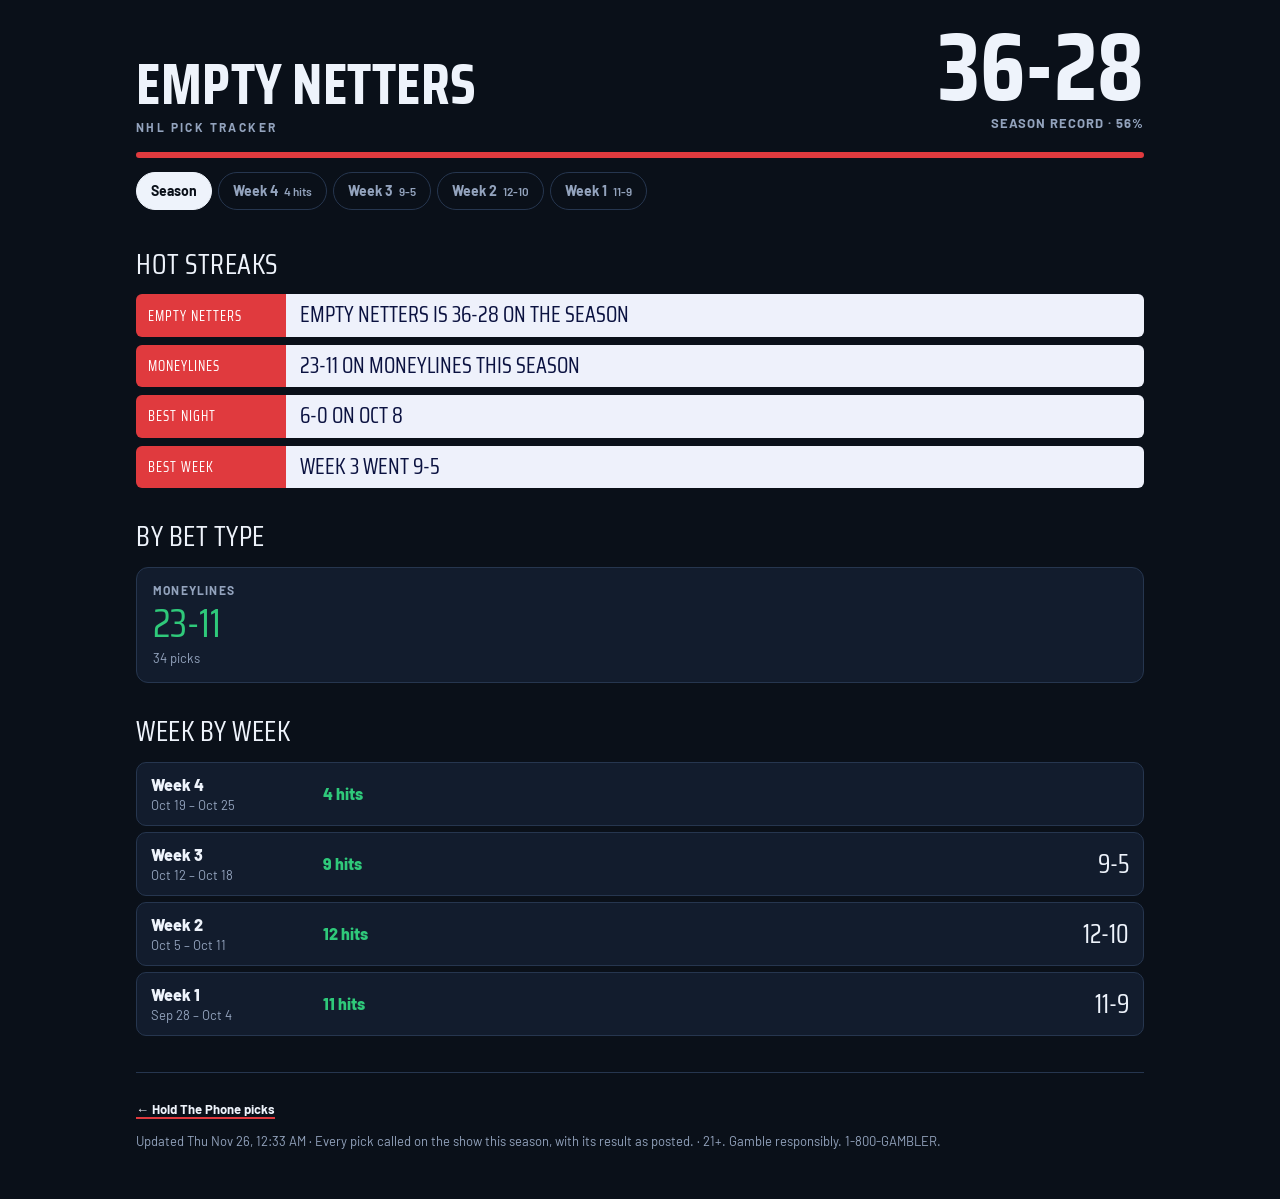
<file: netters/index.html>
<!doctype html>
<html lang="en">
<head>
<meta charset="utf-8">
<meta name="viewport" content="width=device-width,initial-scale=1,viewport-fit=cover">
<title>Empty Netters Picks</title>
<meta name="description" content="Empty Netters NHL pick tracker: every pick, every result, week by week.">
<link rel="preconnect" href="https://fonts.googleapis.com"><link rel="preconnect" href="https://fonts.gstatic.com" crossorigin>
<link rel="stylesheet" href="https://fonts.googleapis.com/css2?family=Saira+Condensed:ital,wght@0,800;1,800&family=Barlow:wght@400;600;700;800&display=swap">
<style>
  /* Layout: brand bar, big season record, Season + week tabs, then the chosen view. One dark broadcast look per show. */
  :root { --bg:#0a1019;--panel:#121c2d;--panel2:#18253b;--line:#26364f;--fg:#eef3fb;--muted:#93a3bd;--accent:#e03a3e;--ok:#2fc97a;--bad:#ff5a63; --display: "Saira Condensed", "Impact", "Arial Narrow", sans-serif; --body: "Barlow", "Helvetica Neue", Arial, sans-serif; color-scheme: dark; }
  * { box-sizing: border-box; }
  body { margin: 0; background: var(--bg); color: var(--fg); font: 16px/1.45 var(--body); }
  .wrap { max-width: 1040px; margin: 0 auto; padding: 24px max(16px, env(safe-area-inset-left)) 48px max(16px, env(safe-area-inset-right)); }
  header { display: flex; flex-wrap: wrap; align-items: end; justify-content: space-between; gap: 12px 24px; }
  .brand { font-family: var(--display); font-size: clamp(34px, 6vw, 58px); line-height: .95; text-transform: uppercase; margin: 0; letter-spacing: .5px; }
  .brand small { display: block; font: 700 12px var(--body); letter-spacing: 2.4px; color: var(--muted); margin-top: 8px; }
  .rec { text-align: right; }
  .rec b { display: block; font-family: var(--display); font-size: clamp(54px, 10vw, 96px); line-height: .9; color: var(--fg); font-variant-numeric: tabular-nums; }
  .rec span { color: var(--muted); font-weight: 700; font-size: 13px; letter-spacing: 1px; text-transform: uppercase; }
  .bar { height: 6px; background: var(--accent); border-radius: 3px; margin: 18px 0 14px; }
  .tabs { display: flex; gap: 6px; overflow-x: auto; padding-bottom: 6px; scrollbar-width: thin; }
  .tabs a { flex: none; text-decoration: none; color: var(--muted); font-weight: 700; font-size: 14px; padding: 8px 14px; border: 1px solid var(--line); border-radius: 99px; white-space: nowrap; }
  .tabs a small { color: var(--muted); font-weight: 600; margin-left: 6px; }
  .tabs a[aria-current="page"] { background: var(--fg); color: var(--bg); border-color: var(--fg); }
  .tabs a[aria-current="page"] small { color: var(--bg); opacity: .7; }
  .tabs a:focus-visible { outline: 2px solid var(--accent); outline-offset: 2px; }
  h2 { font-family: var(--display); font-weight: 400; text-transform: uppercase; font-size: 28px; letter-spacing: .5px; margin: 28px 0 10px; }
  .facts { display: grid; gap: 8px; }
  .lt { display: flex; border-radius: 6px; overflow: hidden; }
  .lt span { background: var(--accent); color: #fff; font: 400 14px var(--display); letter-spacing: 1px; text-transform: uppercase; padding: 8px 12px; min-width: 150px; display: flex; align-items: center; }
  .lt p { margin: 0; flex: 1; background: #eef1fb; color: #0b1240; font: 400 clamp(16px, 2.2vw, 22px) var(--display); text-transform: uppercase; padding: 8px 14px; line-height: 1.2; }
  @media (max-width: 560px) { .lt { flex-direction: column; } .lt span { min-width: 0; padding: 4px 10px; } }
  .grid { display: grid; grid-template-columns: repeat(auto-fit, minmax(min(100%, 200px), 1fr)); gap: 10px; }
  .card { background: var(--panel); border: 1px solid var(--line); border-radius: 12px; padding: 14px 16px; min-width: 0; }
  .card .k { color: var(--muted); font-weight: 700; font-size: 12px; letter-spacing: 1.2px; text-transform: uppercase; }
  .card b { display: block; font-family: var(--display); font-weight: 400; font-size: 40px; line-height: 1.05; font-variant-numeric: tabular-nums; margin-top: 4px; }
  .card small { color: var(--muted); font-size: 13px; }
  .card.win b { color: var(--ok); }
  .weeks { display: grid; gap: 6px; }
  .wk { display: grid; grid-template-columns: minmax(110px, 160px) 1fr auto; gap: 12px; align-items: center; text-decoration: none; color: inherit; background: var(--panel); border: 1px solid var(--line); border-radius: 10px; padding: 10px 14px; }
  .wk:hover { border-color: var(--muted); }
  .wk strong { font-weight: 800; } .wk em { font-style: normal; color: var(--muted); font-size: 13px; display: block; }
  .wk .hitsline { color: var(--ok); font-weight: 800; }
  .wk b { font-family: var(--display); font-weight: 400; font-size: 26px; font-variant-numeric: tabular-nums; }
  .tw { overflow-x: auto; background: var(--panel); border: 1px solid var(--line); border-radius: 12px; }
  table { width: 100%; border-collapse: collapse; font-size: 15px; font-variant-numeric: tabular-nums; }
  th, td { text-align: left; padding: 9px 12px; border-bottom: 1px solid var(--line); vertical-align: top; }
  th { color: var(--muted); font-size: 12px; letter-spacing: 1px; text-transform: uppercase; font-weight: 700; }
  tr:last-child td { border-bottom: 0; }
  td.f { color: var(--muted); font-size: 13px; }
  .pill { display: inline-block; font-weight: 800; font-size: 12px; border-radius: 99px; padding: 1px 9px; border: 1px solid currentColor; }
  .Win { color: var(--ok); } .Loss { color: var(--bad); } .Pending { color: var(--muted); }
  .cash { display: grid; gap: 6px; }
  .cash div { background: var(--panel); border: 1px solid var(--line); border-left: 4px solid var(--ok); border-radius: 10px; padding: 10px 14px; }
  .cash div small { color: var(--muted); display: block; }
  .note, footer { color: var(--muted); font-size: 13px; margin-top: 10px; }
  footer { margin-top: 36px; border-top: 1px solid var(--line); padding-top: 14px; }
  .empty { color: var(--muted); }
  .other a { color: var(--fg); font-weight: 700; text-decoration: none; border-bottom: 2px solid var(--accent); }
  .up { display: grid; gap: 14px; }
  .game { background: var(--panel); border: 1px solid var(--line); border-radius: 14px; padding: 16px; }
  .game-h { display: flex; flex-wrap: wrap; justify-content: space-between; align-items: baseline; gap: 6px 16px; margin-bottom: 10px; }
  .game-h strong { font-family: var(--display); font-weight: 400; font-size: 30px; text-transform: uppercase; letter-spacing: .5px; }
  .game-h span { color: var(--muted); font-weight: 700; font-size: 13px; letter-spacing: .6px; }
  .line { display: flex; flex-wrap: wrap; gap: 6px; margin-bottom: 12px; }
  .line span { background: var(--panel2); border-radius: 6px; padding: 3px 9px; font-weight: 700; font-size: 13px; font-variant-numeric: tabular-nums; }
  .line span small { color: var(--muted); font-weight: 600; margin-right: 4px; }
  .pk { display: grid; grid-template-columns: minmax(0, 1fr) auto; gap: 2px 12px; padding: 9px 0; border-top: 1px solid var(--line); }
  .pk b { font-size: 17px; } .pk em { font-style: normal; color: var(--muted); font-size: 13px; grid-column: 1; }
  .pk .pay { grid-row: 1 / span 2; grid-column: 2; align-self: center; font-family: var(--display); font-size: 22px; color: var(--ok); }
  .pk.main b { font-size: 20px; } .pk.main { border-top: 0; }
  .pk.lean b { font-size: 15px; color: var(--muted); }
  .game .facts { margin-top: 12px; }
  .slate { display: grid; grid-template-columns: repeat(auto-fill, minmax(min(100%, 230px), 1fr)); gap: 8px; }
  .sg { background: var(--panel); border: 1px solid var(--line); border-radius: 10px; padding: 10px 12px; font-size: 14px; }
  .sg div { display: flex; justify-content: space-between; gap: 8px; font-weight: 700; } .sg div small { color: var(--muted); font-weight: 600; }
  .sg p { margin: 4px 0 0; color: var(--muted); font-size: 12px; }
</style>
</head>
<body>
<div class="wrap">
  <header>
    <h1 class="brand">Empty Netters<small>NHL pick tracker</small></h1>
    <div class="rec"><b id="rec">—</b><span id="recsub">Season record</span></div>
  </header>
  <div class="bar"></div>
  <nav class="tabs" id="tabs" aria-label="Season or week"></nav>
  <main id="view"><p class="empty">Loading picks…</p></main>
  <footer><p class="other"><a href="../">← Hold The Phone picks</a></p><span id="upd"></span> · Every pick called on the show this season, with its result as posted. · 21+. Gamble responsibly. 1-800-GAMBLER.</footer>
</div>
<script>
const $ = (s) => document.querySelector(s), el = (t, c, x) => { const e = document.createElement(t); if (c) e.className = c; if (x != null) e.textContent = x; return e; };
const split = (r) => r.split('-').map(Number), pct = (r) => { const [w, l] = split(r); return w + l ? Math.round((100 * w) / (w + l)) : 0; };
let D = null;
fetch('data.json', { cache: 'no-store' }).then((r) => r.json()).then((d) => { D = d; $('#rec').textContent = d.record || ''; $('#recsub').textContent = d.record ? `Season record · ${pct(d.record)}%` : '';
  $('#upd').textContent = 'Updated ' + d.updated; route(); }).catch(() => { $('#view').innerHTML = '<p class="empty">Could not load the picks. Try again in a minute.</p>'; });
window.addEventListener('hashchange', route);
function tabs(cur) {
  const nav = $('#tabs'); nav.replaceChildren();
  const add = (href, label, sub) => { const a = el('a', null, label); a.href = href; if (sub) a.append(el('small', null, sub)); if (href === '#' + cur) a.setAttribute('aria-current', 'page'); nav.append(a); };
  if (D.upcoming) add('#upcoming', 'Upcoming', (D.upcoming.games || []).length ? (D.upcoming.games.reduce((n, g) => n + g.picks.filter((p) => !p.lean).length, 0) + ' picks') : '');
  add('#season', 'Season'); [...D.weeks].reverse().forEach((w) => add('#week-' + w.week, w.label, w.record || `${w.hits} hits`));
}
function route() {
  if (!D) return; let h = location.hash.slice(1); const w = D.weeks.find((x) => 'week-' + x.week === h);
  if (!w && h !== 'season') h = D.upcoming ? 'upcoming' : 'season';   // the site opens on what's coming up
  tabs(w ? h : h); const v = $('#view'); v.replaceChildren(); (w ? week(w) : h === 'upcoming' ? upcoming() : season()).forEach((n) => v.append(n)); window.scrollTo({ top: 0 });
}
function factsBlock(F) { const f = el('div', 'facts'); F.forEach((x) => { const d = el('div', 'lt'); d.append(el('span', null, x.tag), el('p', null, x.text)); f.append(d); }); return f; }
function upcoming() {
  const U = D.upcoming || {}, out = [];
  U.games = (U.games || []).filter((g) => g.picks.some((p) => !p.lean));
  out.push(el('h2', null, U.games.length ? 'On the board' : 'Next picks drop soon'));
  if (!(U.games || []).length) out.push(el('p', 'empty', "No picks are out for upcoming games yet. Early Week Leans drop Tuesday, Thursday Night picks Thursday, and Sunday Best Bets Friday."));
  const up = el('div', 'up');
  (U.games || []).forEach((g) => {
    const c = el('div', 'game'), h = el('div', 'game-h'); h.append(el('strong', null, `${g.away} @ ${g.home}`), el('span', null, g.kickoff)); c.append(h);
    const ln = el('div', 'line'), chip = (k, v) => { const s = el('span'); s.append(el('small', null, k), document.createTextNode(v)); ln.append(s); };
    if (g.spread) { chip(g.away_abbr, g.spread[0]); chip(g.home_abbr, g.spread[1]); } if (g.total) chip('O/U', g.total);
    const winning = (v) => { const [w, l] = split(v); return w > l; };   // public page: only the records that are winning
    Object.entries(g.us || {}).filter(([, v]) => winning(v)).forEach(([k, v]) => chip('Us on the ' + k, v)); chip('Odds', 'BetMGM'); c.append(ln);
    g.picks.filter((p) => !p.lean).forEach((p, i) => { const r = el('div', 'pk' + (p.lean ? ' lean' : i === 0 && p.bet === 'Game Pick' ? ' main' : ''));
      r.append(el('b', null, p.legs.join(' + ')), el('em', null, `${p.bet} · ${p.show}`)); if (p.payout) r.append(el('span', 'pay', p.payout.split(' ')[0])); c.append(r); });
    if ((g.facts || []).length) c.append(factsBlock(g.facts));
    up.append(c); });
  out.push(up);
  if ((U.slate || []).length) { out.push(el('h2', null, 'Also on the slate')); const sl = el('div', 'slate');
    U.slate.forEach((g) => { const c = el('div', 'sg'), a = el('div'), b = el('div'); a.append(document.createTextNode(`${g.away} ${g.spread ? g.spread[0] : ''}`), el('small', null, g.us && g.us[g.away] && split(g.us[g.away])[0] > split(g.us[g.away])[1] ? 'us ' + g.us[g.away] : ''));
      b.append(document.createTextNode(`${g.home} ${g.spread ? g.spread[1] : ''}`), el('small', null, g.us && g.us[g.home] && split(g.us[g.home])[0] > split(g.us[g.home])[1] ? 'us ' + g.us[g.home] : '')); c.append(a, b, el('p', null, `${g.kickoff}${g.total ? ' · O/U ' + g.total : ''} · BetMGM`)); sl.append(c); });
    out.push(sl, el('p', 'note', '"us" = Hold The Phone\'s record picking that team this season (a push counts as a win).')); }
  return out;
}
function season() {
  const out = [];
  if ((D.facts || []).length) out.push(el('h2', null, 'Hot streaks'), factsBlock(D.facts));
  out.push(el('h2', null, D.group_title || 'By show'));
  const g = el('div', 'grid'); D.groups.forEach((x) => { const [w, l] = split(x.record); const c = el('div', 'card' + (w > l ? ' win' : '')); c.append(el('div', 'k', x.name), el('b', null, x.record), el('small', null, x.sub)); g.append(c); }); out.push(g);
  if ((D.biggest || []).length) { out.push(el('h2', null, 'Biggest cashes')); const c = el('div', 'cash'); D.biggest.forEach((b) => { const d = el('div'); d.append(el('strong', null, `${b.label} ${b.price}`), el('small', null, b.show)); c.append(d); }); out.push(c); }
  out.push(el('h2', null, 'Week by week'));
  const ws = el('div', 'weeks'); [...D.weeks].reverse().forEach((w) => { const a = el('a', 'wk'); a.href = '#week-' + w.week;
    const t = el('div'); t.append(el('strong', null, w.label), el('em', null, w.range));
    const m = el('div', 'hitsline', [`${w.hits} hits`, w.ncash ? `${w.ncash} cashes` : ''].filter(Boolean).join('  ·  '));
    a.append(t, m, el('b', null, w.record || '')); ws.append(a); }); out.push(ws);
  return out;
}
function week(w) {
  const out = [el('h2', null, `${w.label} · ${w.range}`)];
  const g = el('div', 'grid'), byShow = {};
  w.picks.forEach((p) => { (byShow[p.show] = byShow[p.show] || []).push(p); });
  if (w.record) { const c = el('div', 'card win'); c.append(el('div', 'k', 'Week record'), el('b', null, w.record), el('small', null, 'game picks')); g.append(c); }
  Object.entries(byShow).forEach(([s, P]) => { const H = P.filter((p) => p.result === 'Win').length; if (!H) return;
    const c = el('div', 'card win'); c.append(el('div', 'k', s), el('b', null, String(H)), el('small', null, H === 1 ? 'hit' : 'hits')); g.append(c); });
  if (w.ncash) { const c = el('div', 'card win'); c.append(el('div', 'k', 'Cashed'), el('b', null, String(w.ncash)), el('small', null, 'more tickets')); g.append(c); }
  const tbl = (P) => { const tw = el('div', 'tw'), t = el('table'), hr = el('tr'); ['Day', 'Show', 'Pick', 'Result', ''].forEach((h) => hr.append(el('th', null, h))); t.append(hr);
    P.forEach((p) => { const tr = el('tr'); tr.append(el('td', null, new Date(p.day + 'T12:00:00Z').toLocaleDateString('en-US', { weekday: 'short', month: 'short', day: 'numeric', timeZone: 'UTC' })),
      el('td', null, p.show), el('td', null, p.pick + (p.game ? '  ·  ' + p.game : ''))); const td = el('td'); td.append(el('span', 'pill ' + p.result, p.result)); tr.append(td, el('td', 'f', p.final || '')); t.append(tr); });
    tw.append(t); return tw; };
  const main = w.picks.filter((p) => p.type !== 'EWL'), leans = w.picks.filter((p) => p.type === 'EWL');   // leans have their own record: their own table, after the show's picks
  out.push(g, el('h2', null, 'Every hit'), tbl(main));
  if (leans.length) out.push(el('h2', null, 'Early Week Leans that hit'), tbl(leans));
  if ((w.cashes || []).length) { out.push(el('h2', null, 'What else cashed')); const c = el('div', 'cash');
    w.cashes.forEach((x) => { const d = el('div'); d.append(el('strong', null, `${x.bet}${x.payout ? ' · ' + x.payout : ''}`), el('small', null, `${x.legs} · ${x.show}`)); c.append(d); }); out.push(c); }
  return out;
}
</script>
</body>
</html>
</file>
